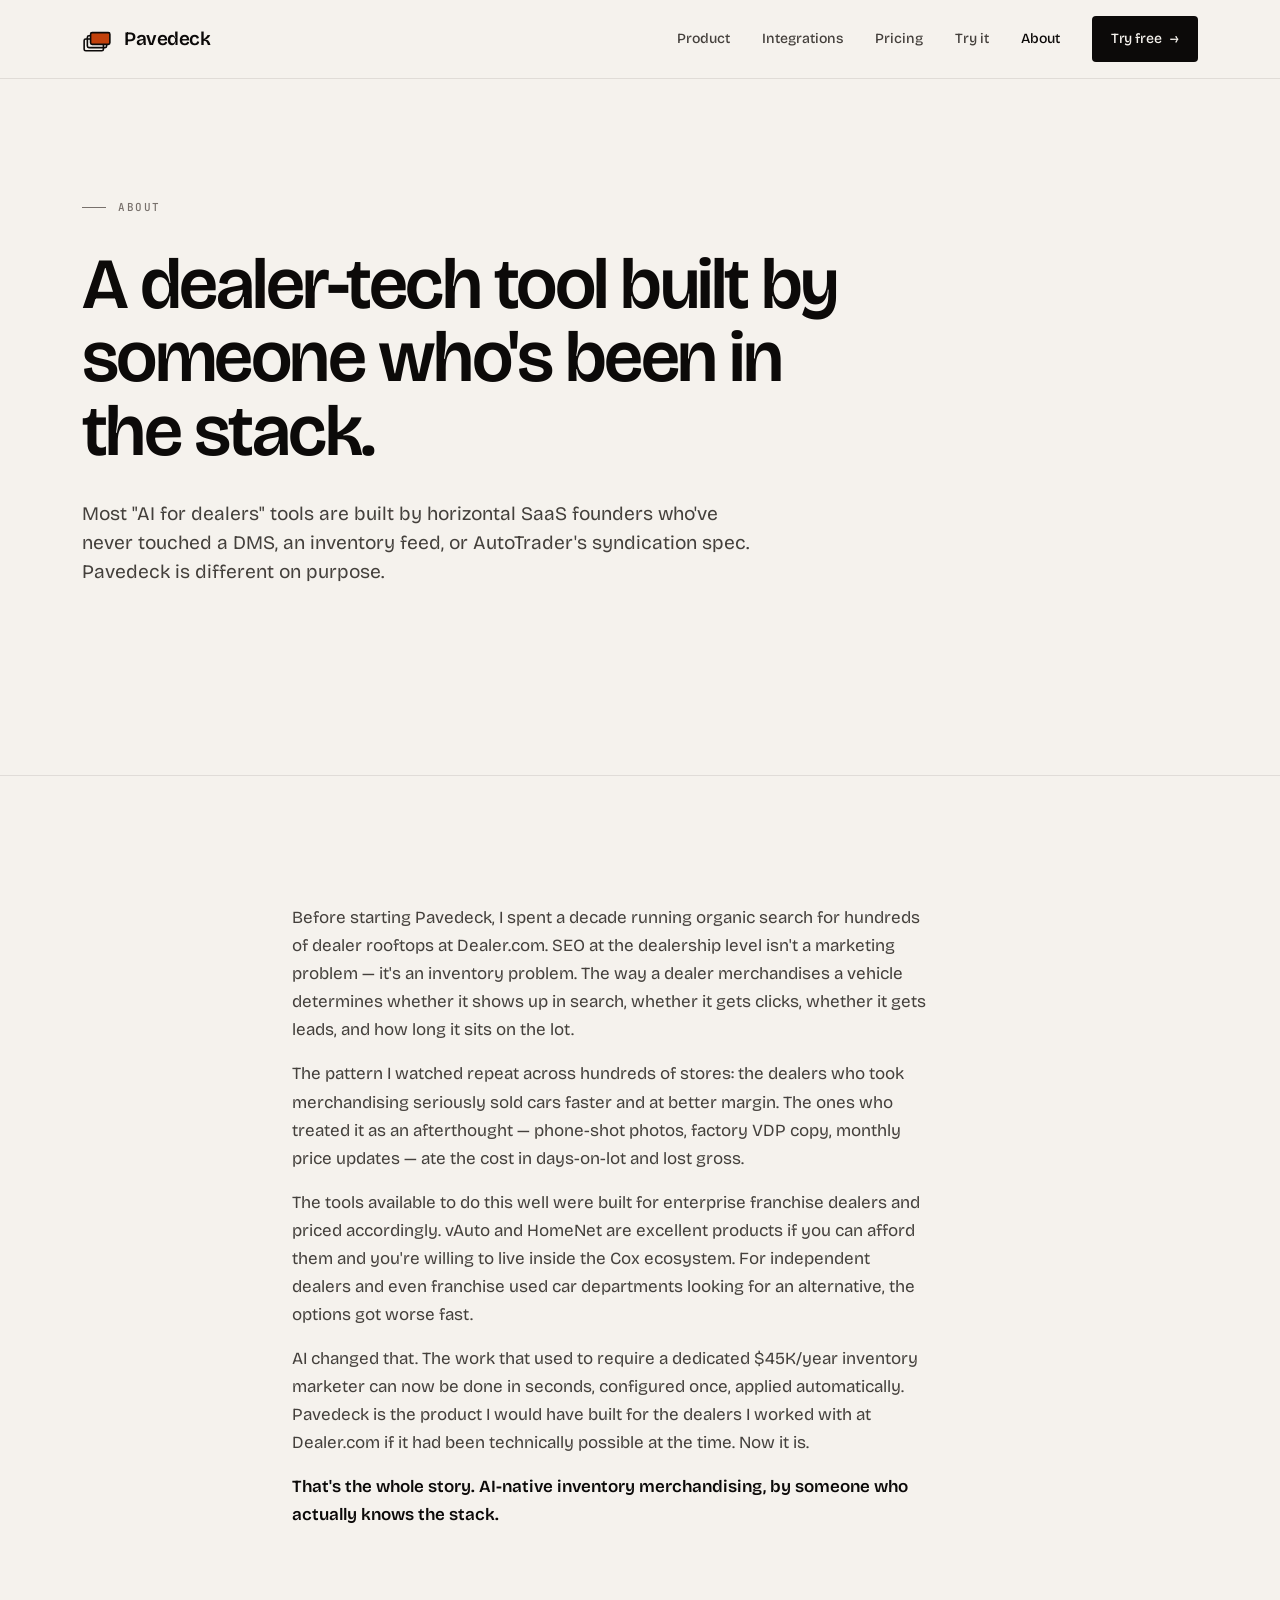
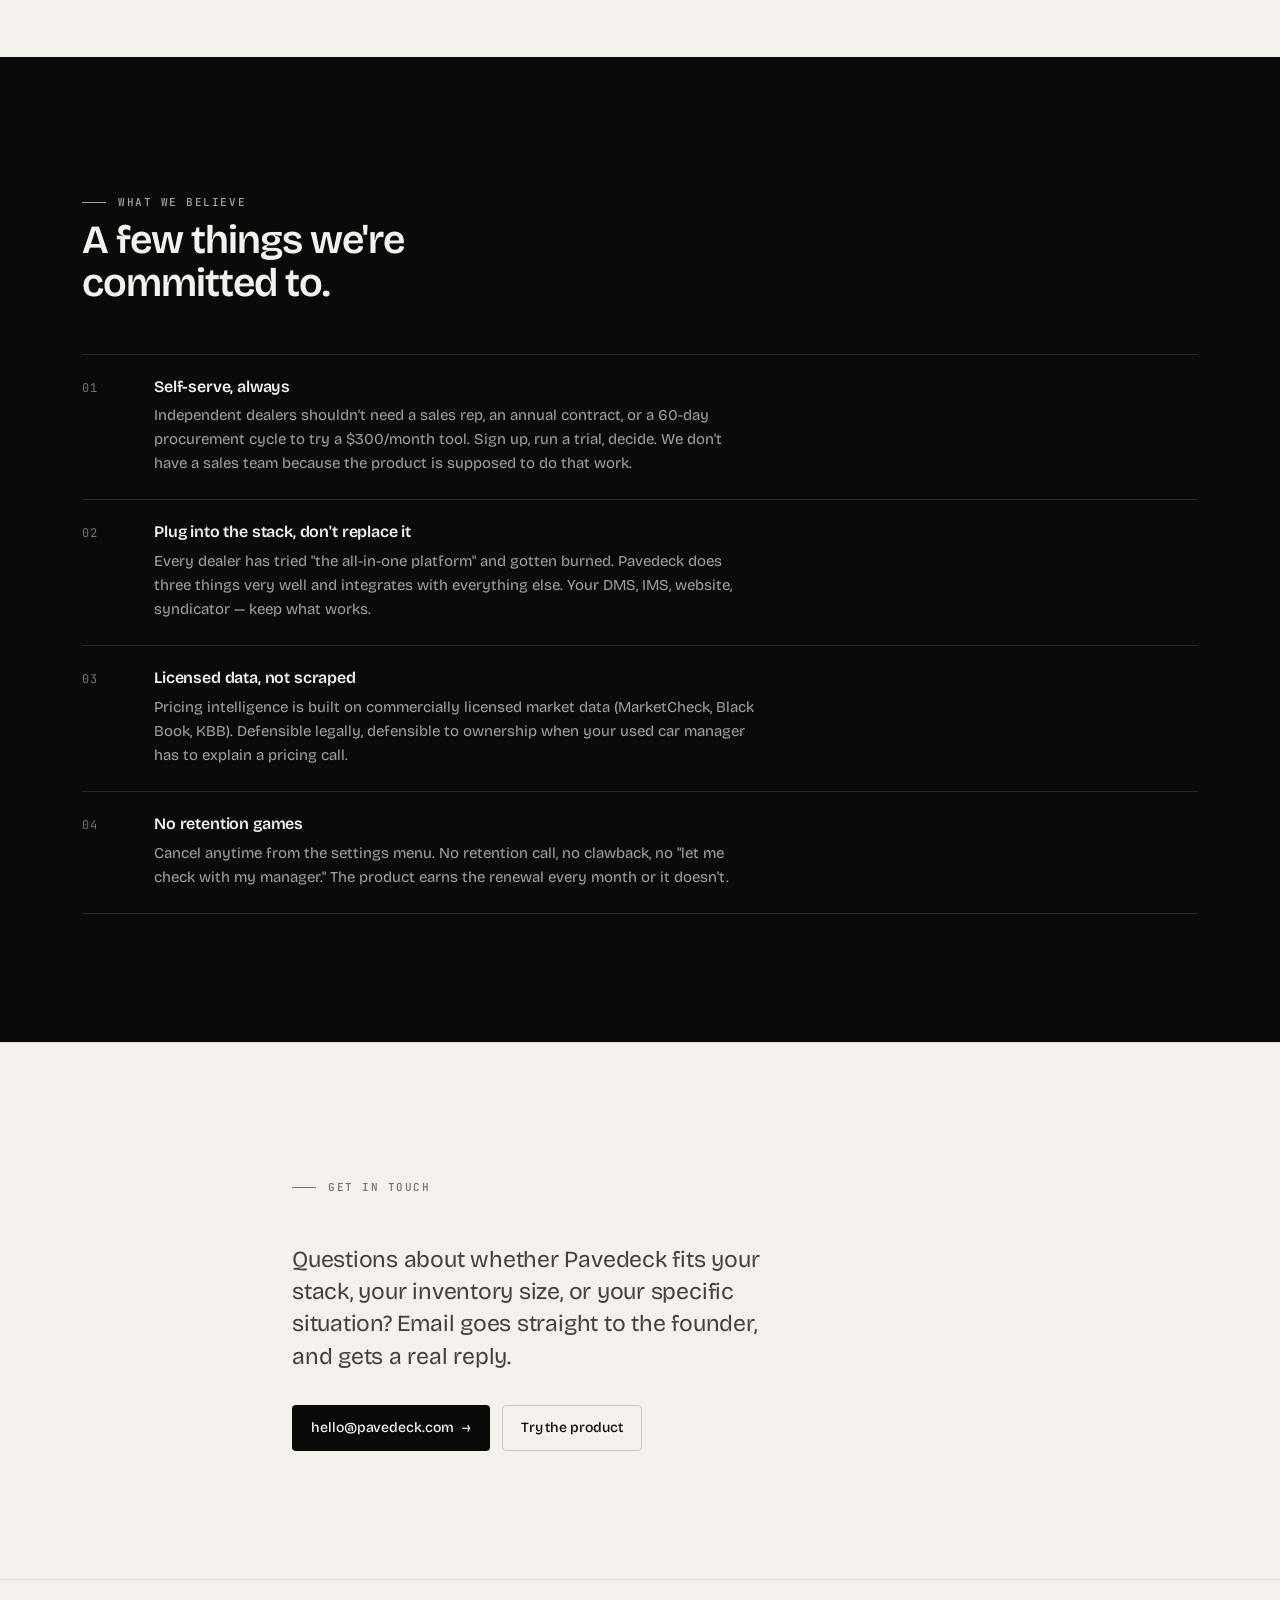
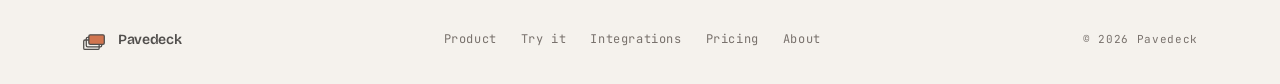
<file: pavedeck 9/about.html>
<!DOCTYPE html>
<html lang="en">
<head>
<meta charset="UTF-8">
<meta name="viewport" content="width=device-width, initial-scale=1.0">
<title>About — Pavedeck</title>
<meta name="description" content="Pavedeck is built by an operator who ran search for 200 dealers at Dealer.com. AI-native inventory merchandising, by someone who knows the dealer stack from the inside.">
<link rel="preconnect" href="https://fonts.googleapis.com">
<link rel="preconnect" href="https://fonts.gstatic.com" crossorigin>
<link rel="stylesheet" href="styles.css">
</head>
<body>

<header class="site-header">
  <div class="site-header-inner">
    <a href="index.html" class="brand">
      <svg class="mark" viewBox="0 0 28 28" aria-hidden="true">
        <rect x="2" y="14" width="18" height="11" rx="1.5" fill="none" stroke="#0C0A09" stroke-width="1.5"/>
        <rect x="5" y="11" width="18" height="11" rx="1.5" fill="none" stroke="#0C0A09" stroke-width="1.5"/>
        <rect class="top-card" x="8" y="8" width="18" height="11" rx="1.5" fill="#C2410C" stroke="#0C0A09" stroke-width="1.5"/>
      </svg>
      <span class="wordmark">Pavedeck</span>
    </a>
    <nav class="nav">
      <a href="product.html" class="nav-link">Product</a>
      <a href="integrations.html" class="nav-link">Integrations</a>
      <a href="pricing.html" class="nav-link">Pricing</a>
      <a href="app/" class="nav-link">Try it</a>
      <a href="about.html" class="nav-link active">About</a>
      <a href="app/" class="btn btn-primary">Try free <span class="arrow">→</span></a>
    </nav>
  </div>
</header>

<main>

<!-- HERO -->
<section class="hero">
  <div class="container">
    <div class="hero-eyebrow eyebrow fade-in">About</div>
    <h1 class="fade-in delay-1">A dealer-tech tool built by someone who's been in the&nbsp;stack.</h1>
    <p class="lede fade-in delay-2">Most "AI for dealers" tools are built by horizontal SaaS founders who've never touched a DMS, an inventory feed, or AutoTrader's syndication spec. Pavedeck is different on purpose.</p>
  </div>
</section>

<!-- STORY -->
<section class="section">
  <div class="container container-narrow">
    <div class="prose">
      <p>Before starting Pavedeck, I spent a decade running organic search for hundreds of dealer rooftops at Dealer.com. SEO at the dealership level isn't a marketing problem — it's an inventory problem. The way a dealer merchandises a vehicle determines whether it shows up in search, whether it gets clicks, whether it gets leads, and how long it sits on the lot.</p>
      <p>The pattern I watched repeat across hundreds of stores: the dealers who took merchandising seriously sold cars faster and at better margin. The ones who treated it as an afterthought — phone-shot photos, factory VDP copy, monthly price updates — ate the cost in days-on-lot and lost gross.</p>
      <p>The tools available to do this well were built for enterprise franchise dealers and priced accordingly. vAuto and HomeNet are excellent products if you can afford them and you're willing to live inside the Cox ecosystem. For independent dealers and even franchise used car departments looking for an alternative, the options got worse fast.</p>
      <p>AI changed that. The work that used to require a dedicated $45K/year inventory marketer can now be done in seconds, configured once, applied automatically. Pavedeck is the product I would have built for the dealers I worked with at Dealer.com if it had been technically possible at the time. Now it is.</p>
      <p><strong>That's the whole story. AI-native inventory merchandising, by someone who actually knows the stack.</strong></p>
    </div>
  </div>
</section>

<!-- WHAT WE BELIEVE -->
<section class="section section-deep">
  <div class="container">
    <div class="section-header">
      <div>
        <div class="eyebrow u-mb-4">What we believe</div>
        <h2>A few things we're committed to.</h2>
      </div>
    </div>

    <ul class="numbered u-mt-6" style="border-color: var(--line-deep);">
      <li style="border-color: var(--line-deep);">
        <div>
          <h4 style="color: var(--bg);">Self-serve, always</h4>
          <p style="color: var(--fg-faint);">Independent dealers shouldn't need a sales rep, an annual contract, or a 60-day procurement cycle to try a $300/month tool. Sign up, run a trial, decide. We don't have a sales team because the product is supposed to do that work.</p>
        </div>
      </li>
      <li style="border-color: var(--line-deep);">
        <div>
          <h4 style="color: var(--bg);">Plug into the stack, don't replace it</h4>
          <p style="color: var(--fg-faint);">Every dealer has tried "the all-in-one platform" and gotten burned. Pavedeck does three things very well and integrates with everything else. Your DMS, IMS, website, syndicator — keep what works.</p>
        </div>
      </li>
      <li style="border-color: var(--line-deep);">
        <div>
          <h4 style="color: var(--bg);">Licensed data, not scraped</h4>
          <p style="color: var(--fg-faint);">Pricing intelligence is built on commercially licensed market data (MarketCheck, Black Book, KBB). Defensible legally, defensible to ownership when your used car manager has to explain a pricing call.</p>
        </div>
      </li>
      <li style="border-color: var(--line-deep);">
        <div>
          <h4 style="color: var(--bg);">No retention games</h4>
          <p style="color: var(--fg-faint);">Cancel anytime from the settings menu. No retention call, no clawback, no "let me check with my manager." The product earns the renewal every month or it doesn't.</p>
        </div>
      </li>
    </ul>
  </div>
</section>

<!-- CONTACT -->
<section class="cta-strip">
  <div class="container container-narrow">
    <div class="eyebrow u-mb-6">Get in touch</div>
    <p class="lede-large u-mb-6">Questions about whether Pavedeck fits your stack, your inventory size, or your specific situation? Email goes straight to the founder, and gets a real reply.</p>
    <div class="cta-strip-actions">
      <a href="mailto:hello@pavedeck.com" class="btn btn-primary">hello@pavedeck.com <span class="arrow">→</span></a>
      <a href="product.html" class="btn btn-secondary">Try the product</a>
    </div>
  </div>
</section>

</main>

<footer class="site-footer">
  <div class="container">
    <div class="footer-inner">
      <div class="brand" style="opacity: 0.7;">
        <svg class="mark" viewBox="0 0 28 28" aria-hidden="true" style="width: 24px; height: 24px;">
          <rect x="2" y="14" width="18" height="11" rx="1.5" fill="none" stroke="#0C0A09" stroke-width="1.5"/>
          <rect x="5" y="11" width="18" height="11" rx="1.5" fill="none" stroke="#0C0A09" stroke-width="1.5"/>
          <rect x="8" y="8" width="18" height="11" rx="1.5" fill="#C2410C" stroke="#0C0A09" stroke-width="1.5"/>
        </svg>
        <span class="wordmark" style="font-size: 14px;">Pavedeck</span>
      </div>
      <ul class="footer-links">
        <li><a href="product.html">Product</a></li>
        <li><a href="app/">Try it</a></li>
        <li><a href="integrations.html">Integrations</a></li>
        <li><a href="pricing.html">Pricing</a></li>
        <li><a href="about.html">About</a></li>
      </ul>
      <div style="font-family: var(--font-mono); font-size: 11px; letter-spacing: 0.06em; color: var(--fg-muted);">© 2026 Pavedeck</div>
    </div>
  </div>
</footer>

</body>
</html>
</file>
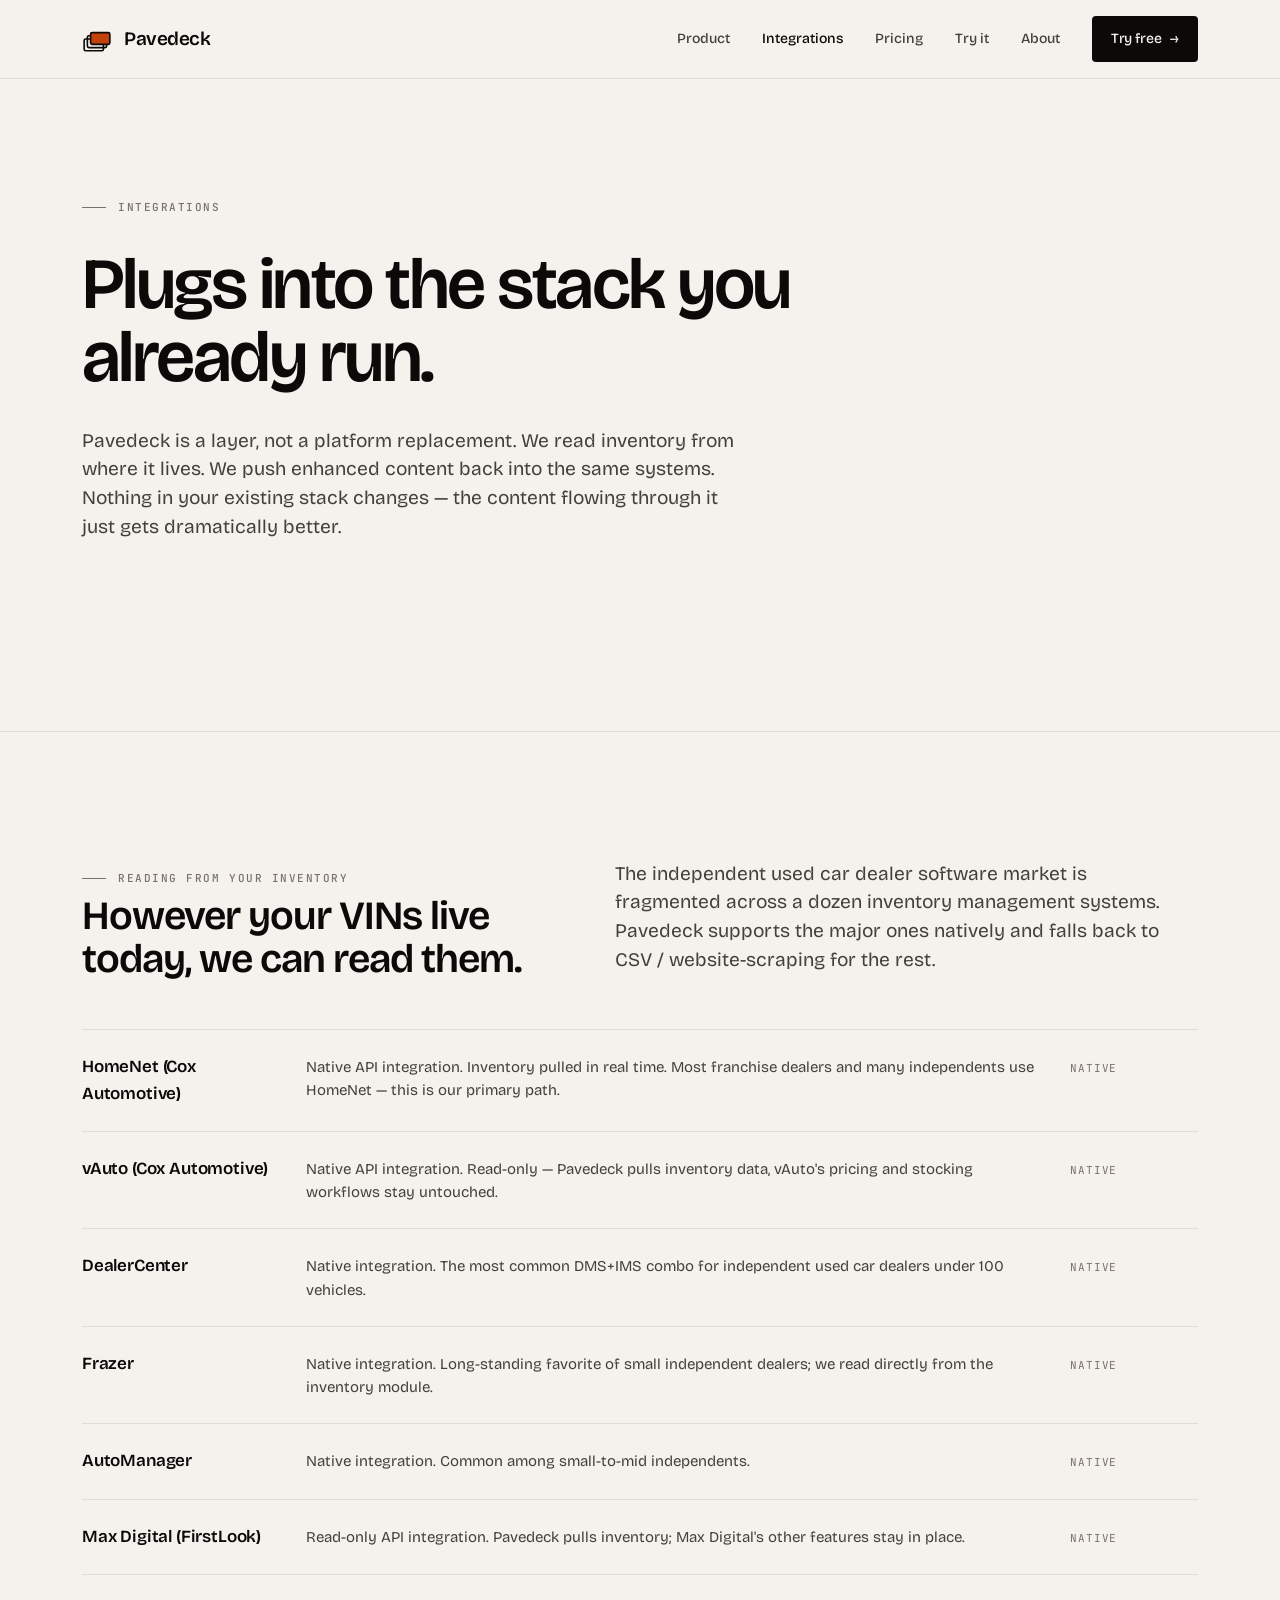
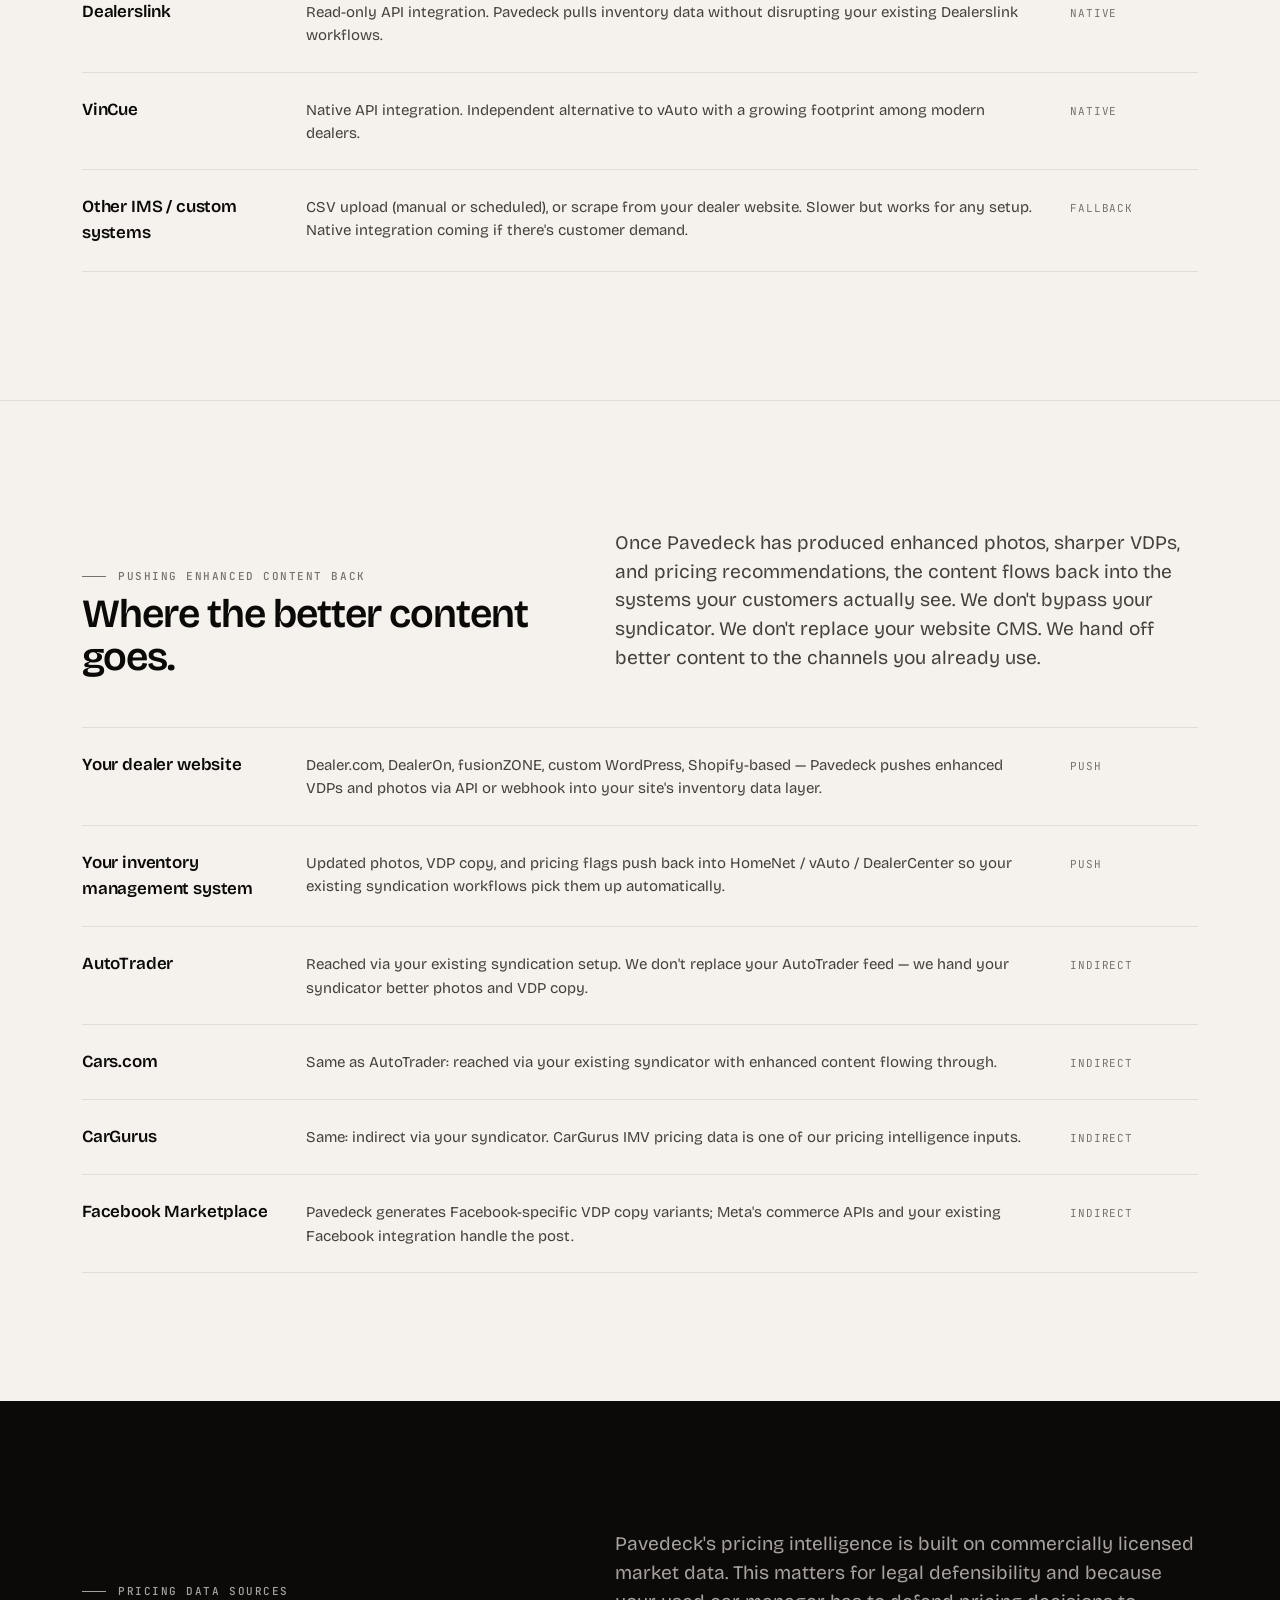
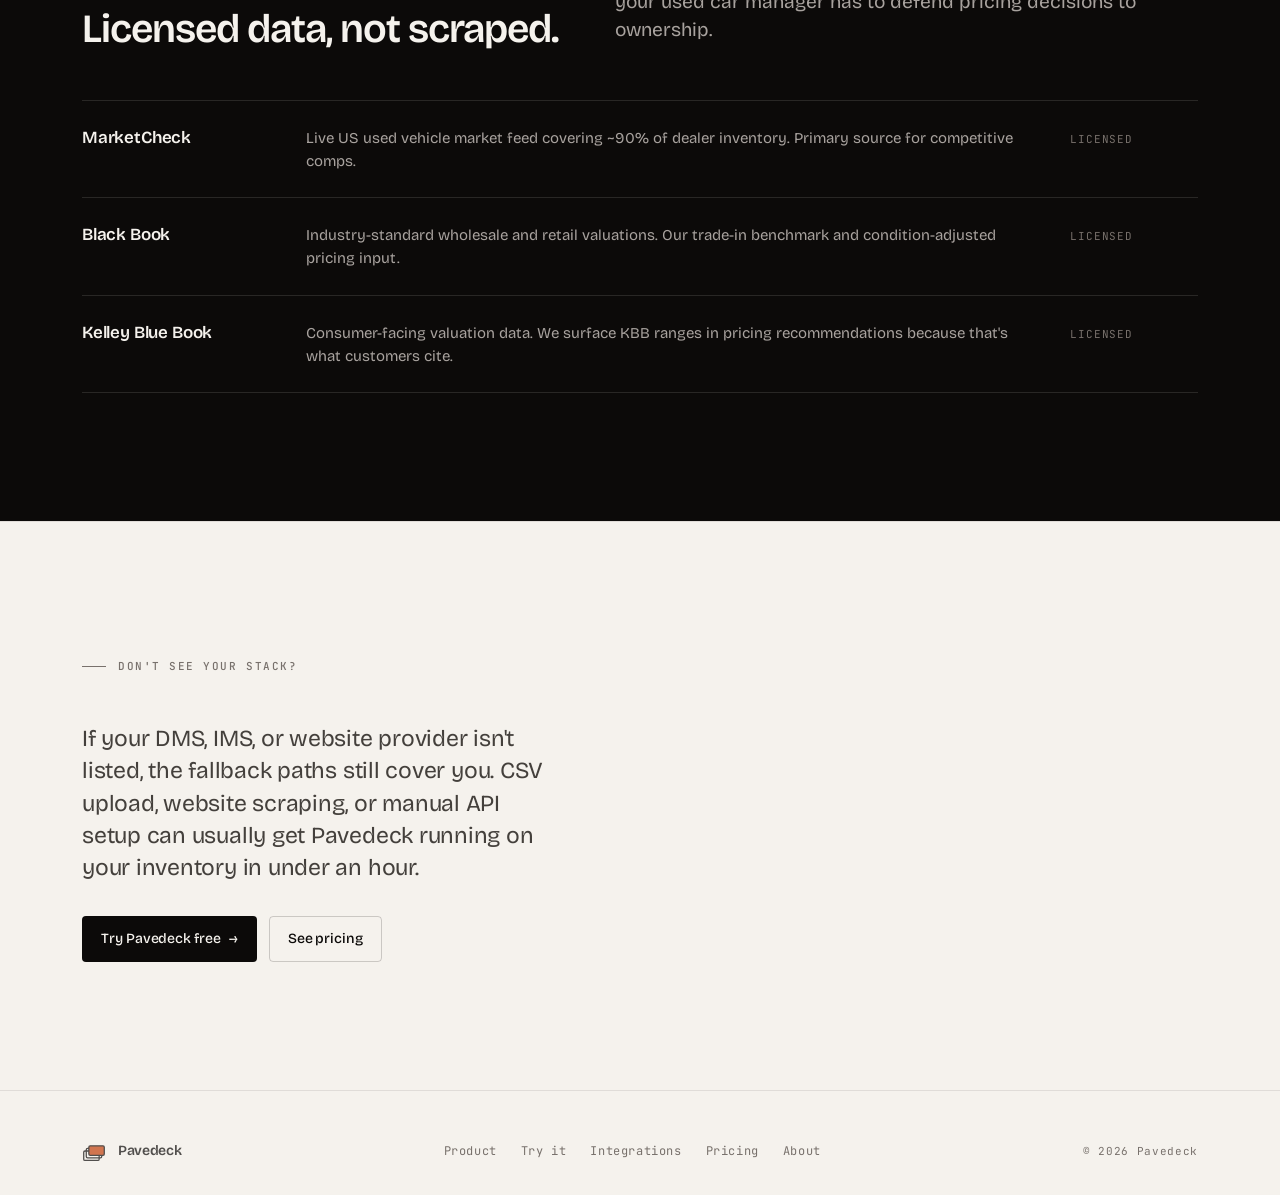
<file: pavedeck 9/integrations.html>
<!DOCTYPE html>
<html lang="en">
<head>
<meta charset="UTF-8">
<meta name="viewport" content="width=device-width, initial-scale=1.0">
<title>Integrations — Pavedeck</title>
<meta name="description" content="Pavedeck plugs into the dealer stack you already run. Inventory management, DMS, website, syndication — keep what you have, get better content flowing through it.">
<link rel="preconnect" href="https://fonts.googleapis.com">
<link rel="preconnect" href="https://fonts.gstatic.com" crossorigin>
<link rel="stylesheet" href="styles.css">
</head>
<body>

<header class="site-header">
  <div class="site-header-inner">
    <a href="index.html" class="brand">
      <svg class="mark" viewBox="0 0 28 28" aria-hidden="true">
        <rect x="2" y="14" width="18" height="11" rx="1.5" fill="none" stroke="#0C0A09" stroke-width="1.5"/>
        <rect x="5" y="11" width="18" height="11" rx="1.5" fill="none" stroke="#0C0A09" stroke-width="1.5"/>
        <rect class="top-card" x="8" y="8" width="18" height="11" rx="1.5" fill="#C2410C" stroke="#0C0A09" stroke-width="1.5"/>
      </svg>
      <span class="wordmark">Pavedeck</span>
    </a>
    <nav class="nav">
      <a href="product.html" class="nav-link">Product</a>
      <a href="integrations.html" class="nav-link active">Integrations</a>
      <a href="pricing.html" class="nav-link">Pricing</a>
      <a href="app/" class="nav-link">Try it</a>
      <a href="about.html" class="nav-link">About</a>
      <a href="app/" class="btn btn-primary">Try free <span class="arrow">→</span></a>
    </nav>
  </div>
</header>

<main>

<!-- HERO -->
<section class="hero">
  <div class="container">
    <div class="hero-eyebrow eyebrow fade-in">Integrations</div>
    <h1 class="fade-in delay-1">Plugs into the stack you already&nbsp;run.</h1>
    <p class="lede fade-in delay-2">Pavedeck is a layer, not a platform replacement. We read inventory from where it lives. We push enhanced content back into the same systems. Nothing in your existing stack changes — the content flowing through it just gets dramatically better.</p>
  </div>
</section>

<!-- INVENTORY READ -->
<section class="section">
  <div class="container">
    <div class="section-header">
      <div>
        <div class="eyebrow u-mb-4">Reading from your inventory</div>
        <h2>However your VINs live today, we can read them.</h2>
      </div>
      <p class="lede">The independent used car dealer software market is fragmented across a dozen inventory management systems. Pavedeck supports the major ones natively and falls back to CSV / website-scraping for the rest.</p>
    </div>

    <ul class="surface-list u-mt-6">
      <li>
        <div class="surface-name">HomeNet (Cox Automotive)</div>
        <div class="surface-desc">Native API integration. Inventory pulled in real time. Most franchise dealers and many independents use HomeNet — this is our primary path.</div>
        <div class="surface-meta">Native</div>
      </li>
      <li>
        <div class="surface-name">vAuto (Cox Automotive)</div>
        <div class="surface-desc">Native API integration. Read-only — Pavedeck pulls inventory data, vAuto's pricing and stocking workflows stay untouched.</div>
        <div class="surface-meta">Native</div>
      </li>
      <li>
        <div class="surface-name">DealerCenter</div>
        <div class="surface-desc">Native integration. The most common DMS+IMS combo for independent used car dealers under 100 vehicles.</div>
        <div class="surface-meta">Native</div>
      </li>
      <li>
        <div class="surface-name">Frazer</div>
        <div class="surface-desc">Native integration. Long-standing favorite of small independent dealers; we read directly from the inventory module.</div>
        <div class="surface-meta">Native</div>
      </li>
      <li>
        <div class="surface-name">AutoManager</div>
        <div class="surface-desc">Native integration. Common among small-to-mid independents.</div>
        <div class="surface-meta">Native</div>
      </li>
      <li>
        <div class="surface-name">Max Digital (FirstLook)</div>
        <div class="surface-desc">Read-only API integration. Pavedeck pulls inventory; Max Digital's other features stay in place.</div>
        <div class="surface-meta">Native</div>
      </li>
      <li>
        <div class="surface-name">Dealerslink</div>
        <div class="surface-desc">Read-only API integration. Pavedeck pulls inventory data without disrupting your existing Dealerslink workflows.</div>
        <div class="surface-meta">Native</div>
      </li>
      <li>
        <div class="surface-name">VinCue</div>
        <div class="surface-desc">Native API integration. Independent alternative to vAuto with a growing footprint among modern dealers.</div>
        <div class="surface-meta">Native</div>
      </li>
      <li>
        <div class="surface-name">Other IMS / custom systems</div>
        <div class="surface-desc">CSV upload (manual or scheduled), or scrape from your dealer website. Slower but works for any setup. Native integration coming if there's customer demand.</div>
        <div class="surface-meta">Fallback</div>
      </li>
    </ul>
  </div>
</section>

<!-- PUSHING BACK -->
<section class="section">
  <div class="container">
    <div class="section-header">
      <div>
        <div class="eyebrow u-mb-4">Pushing enhanced content back</div>
        <h2>Where the better content goes.</h2>
      </div>
      <p class="lede">Once Pavedeck has produced enhanced photos, sharper VDPs, and pricing recommendations, the content flows back into the systems your customers actually see. We don't bypass your syndicator. We don't replace your website CMS. We hand off better content to the channels you already use.</p>
    </div>

    <ul class="surface-list u-mt-6">
      <li>
        <div class="surface-name">Your dealer website</div>
        <div class="surface-desc">Dealer.com, DealerOn, fusionZONE, custom WordPress, Shopify-based — Pavedeck pushes enhanced VDPs and photos via API or webhook into your site's inventory data layer.</div>
        <div class="surface-meta">Push</div>
      </li>
      <li>
        <div class="surface-name">Your inventory management system</div>
        <div class="surface-desc">Updated photos, VDP copy, and pricing flags push back into HomeNet / vAuto / DealerCenter so your existing syndication workflows pick them up automatically.</div>
        <div class="surface-meta">Push</div>
      </li>
      <li>
        <div class="surface-name">AutoTrader</div>
        <div class="surface-desc">Reached via your existing syndication setup. We don't replace your AutoTrader feed — we hand your syndicator better photos and VDP copy.</div>
        <div class="surface-meta">Indirect</div>
      </li>
      <li>
        <div class="surface-name">Cars.com</div>
        <div class="surface-desc">Same as AutoTrader: reached via your existing syndicator with enhanced content flowing through.</div>
        <div class="surface-meta">Indirect</div>
      </li>
      <li>
        <div class="surface-name">CarGurus</div>
        <div class="surface-desc">Same: indirect via your syndicator. CarGurus IMV pricing data is one of our pricing intelligence inputs.</div>
        <div class="surface-meta">Indirect</div>
      </li>
      <li>
        <div class="surface-name">Facebook Marketplace</div>
        <div class="surface-desc">Pavedeck generates Facebook-specific VDP copy variants; Meta's commerce APIs and your existing Facebook integration handle the post.</div>
        <div class="surface-meta">Indirect</div>
      </li>
    </ul>
  </div>
</section>

<!-- DATA SOURCES -->
<section class="section section-deep">
  <div class="container">
    <div class="section-header">
      <div>
        <div class="eyebrow u-mb-4">Pricing data sources</div>
        <h2>Licensed data, not scraped.</h2>
      </div>
      <p class="lede">Pavedeck's pricing intelligence is built on commercially licensed market data. This matters for legal defensibility and because your used car manager has to defend pricing decisions to ownership.</p>
    </div>

    <ul class="surface-list u-mt-6" style="border-color: var(--line-deep);">
      <li style="border-color: var(--line-deep);">
        <div class="surface-name" style="color: var(--bg);">MarketCheck</div>
        <div class="surface-desc" style="color: var(--fg-faint);">Live US used vehicle market feed covering ~90% of dealer inventory. Primary source for competitive comps.</div>
        <div class="surface-meta">Licensed</div>
      </li>
      <li style="border-color: var(--line-deep);">
        <div class="surface-name" style="color: var(--bg);">Black Book</div>
        <div class="surface-desc" style="color: var(--fg-faint);">Industry-standard wholesale and retail valuations. Our trade-in benchmark and condition-adjusted pricing input.</div>
        <div class="surface-meta">Licensed</div>
      </li>
      <li style="border-color: var(--line-deep);">
        <div class="surface-name" style="color: var(--bg);">Kelley Blue Book</div>
        <div class="surface-desc" style="color: var(--fg-faint);">Consumer-facing valuation data. We surface KBB ranges in pricing recommendations because that's what customers cite.</div>
        <div class="surface-meta">Licensed</div>
      </li>
    </ul>
  </div>
</section>

<!-- CTA -->
<section class="cta-strip">
  <div class="container">
    <div class="eyebrow u-mb-6">Don't see your stack?</div>
    <p class="lede-large u-mb-6">If your DMS, IMS, or website provider isn't listed, the fallback paths still cover you. CSV upload, website scraping, or manual API setup can usually get Pavedeck running on your inventory in under an hour.</p>
    <div class="cta-strip-actions">
      <a href="app/" class="btn btn-primary">Try Pavedeck free <span class="arrow">→</span></a>
      <a href="pricing.html" class="btn btn-secondary">See pricing</a>
    </div>
  </div>
</section>

</main>

<footer class="site-footer">
  <div class="container">
    <div class="footer-inner">
      <div class="brand" style="opacity: 0.7;">
        <svg class="mark" viewBox="0 0 28 28" aria-hidden="true" style="width: 24px; height: 24px;">
          <rect x="2" y="14" width="18" height="11" rx="1.5" fill="none" stroke="#0C0A09" stroke-width="1.5"/>
          <rect x="5" y="11" width="18" height="11" rx="1.5" fill="none" stroke="#0C0A09" stroke-width="1.5"/>
          <rect x="8" y="8" width="18" height="11" rx="1.5" fill="#C2410C" stroke="#0C0A09" stroke-width="1.5"/>
        </svg>
        <span class="wordmark" style="font-size: 14px;">Pavedeck</span>
      </div>
      <ul class="footer-links">
        <li><a href="product.html">Product</a></li>
        <li><a href="app/">Try it</a></li>
        <li><a href="integrations.html">Integrations</a></li>
        <li><a href="pricing.html">Pricing</a></li>
        <li><a href="about.html">About</a></li>
      </ul>
      <div style="font-family: var(--font-mono); font-size: 11px; letter-spacing: 0.06em; color: var(--fg-muted);">© 2026 Pavedeck</div>
    </div>
  </div>
</footer>

</body>
</html>
</file>
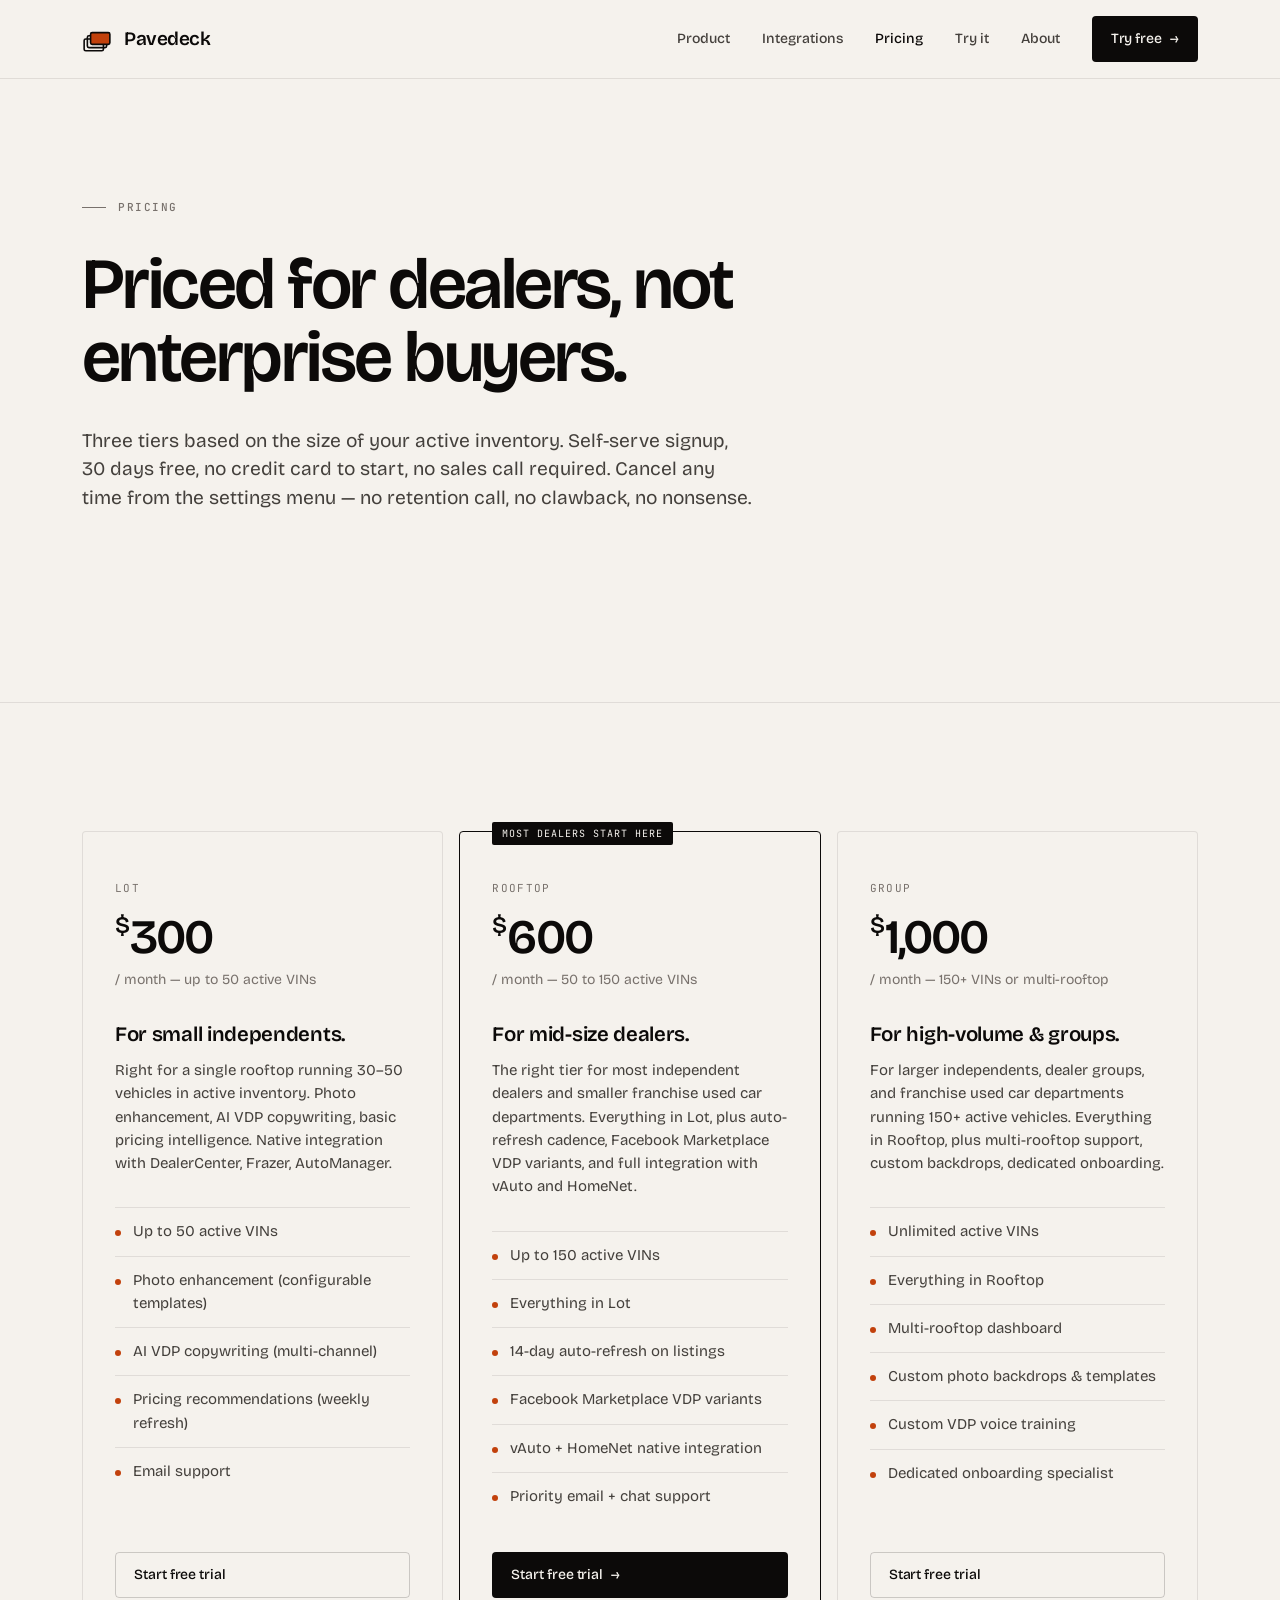
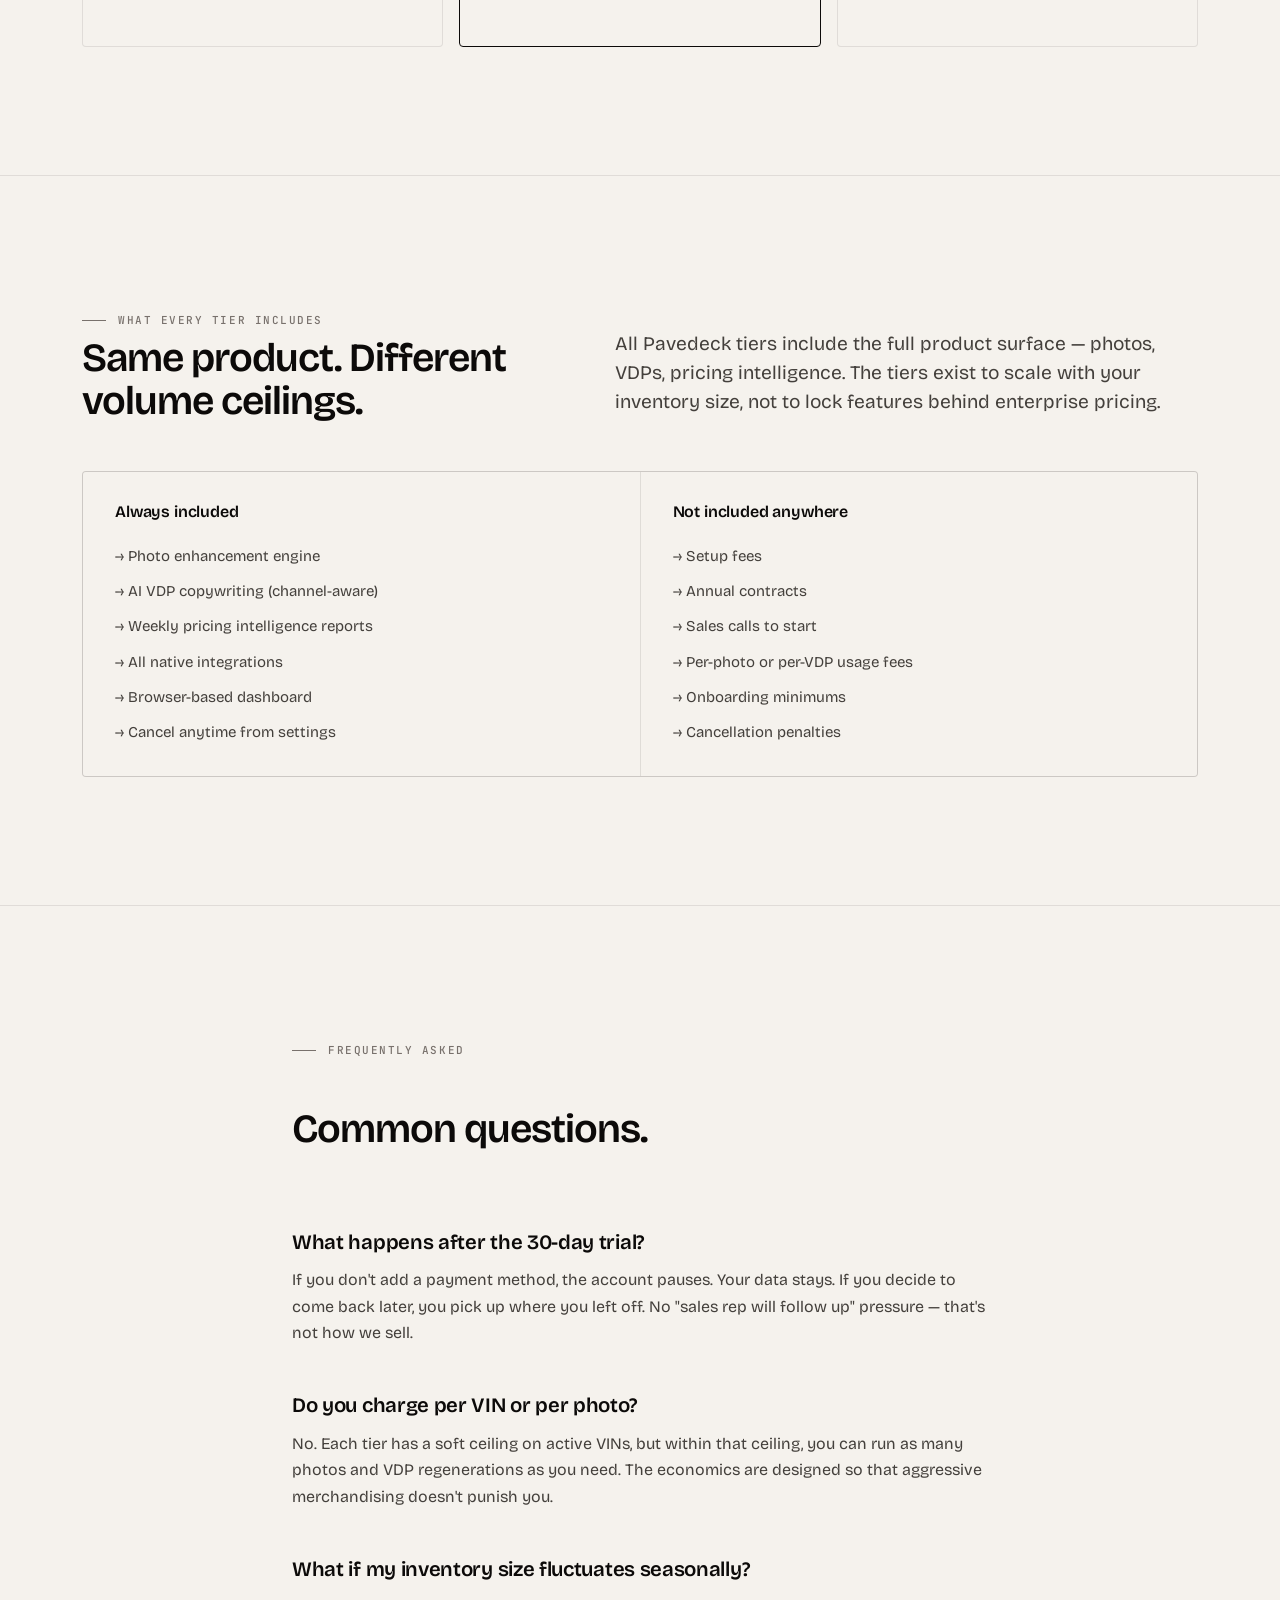
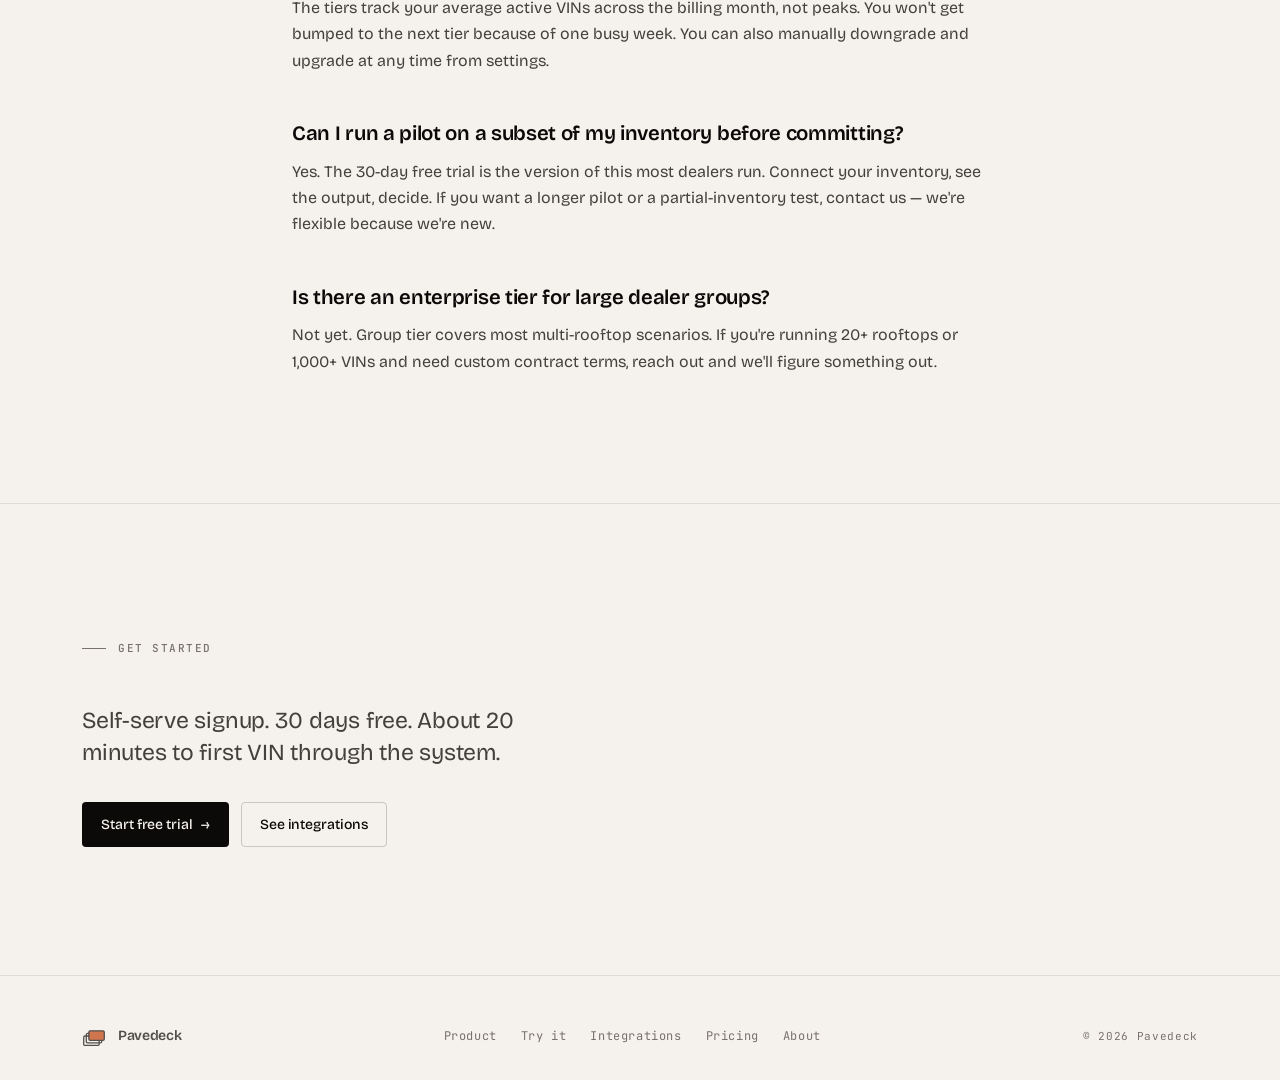
<file: pavedeck 9/pricing.html>
<!DOCTYPE html>
<html lang="en">
<head>
<meta charset="UTF-8">
<meta name="viewport" content="width=device-width, initial-scale=1.0">
<title>Pricing — Pavedeck</title>
<meta name="description" content="Three tiers based on your inventory size. Self-serve setup, 30 days free, no sales call required. Pricing built for independent dealers who don't have enterprise budgets.">
<link rel="preconnect" href="https://fonts.googleapis.com">
<link rel="preconnect" href="https://fonts.gstatic.com" crossorigin>
<link rel="stylesheet" href="styles.css">
</head>
<body>

<header class="site-header">
  <div class="site-header-inner">
    <a href="index.html" class="brand">
      <svg class="mark" viewBox="0 0 28 28" aria-hidden="true">
        <rect x="2" y="14" width="18" height="11" rx="1.5" fill="none" stroke="#0C0A09" stroke-width="1.5"/>
        <rect x="5" y="11" width="18" height="11" rx="1.5" fill="none" stroke="#0C0A09" stroke-width="1.5"/>
        <rect class="top-card" x="8" y="8" width="18" height="11" rx="1.5" fill="#C2410C" stroke="#0C0A09" stroke-width="1.5"/>
      </svg>
      <span class="wordmark">Pavedeck</span>
    </a>
    <nav class="nav">
      <a href="product.html" class="nav-link">Product</a>
      <a href="integrations.html" class="nav-link">Integrations</a>
      <a href="pricing.html" class="nav-link active">Pricing</a>
      <a href="app/" class="nav-link">Try it</a>
      <a href="about.html" class="nav-link">About</a>
      <a href="app/" class="btn btn-primary">Try free <span class="arrow">→</span></a>
    </nav>
  </div>
</header>

<main>

<!-- HERO -->
<section class="hero">
  <div class="container">
    <div class="hero-eyebrow eyebrow fade-in">Pricing</div>
    <h1 class="fade-in delay-1">Priced for dealers, not enterprise&nbsp;buyers.</h1>
    <p class="lede fade-in delay-2">Three tiers based on the size of your active inventory. Self-serve signup, 30 days free, no credit card to start, no sales call required. Cancel any time from the settings menu — no retention call, no clawback, no nonsense.</p>
  </div>
</section>

<!-- TIERS -->
<section class="section">
  <div class="container">
    <div class="pricing-grid">

      <div class="tier">
        <div class="label">Lot</div>
        <div class="price"><span class="currency">$</span>300</div>
        <div class="price-meta">/ month — up to 50 active VINs</div>
        <h3>For small independents.</h3>
        <p class="desc">Right for a single rooftop running 30–50 vehicles in active inventory. Photo enhancement, AI VDP copywriting, basic pricing intelligence. Native integration with DealerCenter, Frazer, AutoManager.</p>
        <ul>
          <li>Up to 50 active VINs</li>
          <li>Photo enhancement (configurable templates)</li>
          <li>AI VDP copywriting (multi-channel)</li>
          <li>Pricing recommendations (weekly refresh)</li>
          <li>Email support</li>
        </ul>
        <a href="app/" class="btn btn-secondary">Start free trial</a>
      </div>

      <div class="tier tier-featured">
        <div class="label">Rooftop</div>
        <div class="price"><span class="currency">$</span>600</div>
        <div class="price-meta">/ month — 50 to 150 active VINs</div>
        <h3>For mid-size dealers.</h3>
        <p class="desc">The right tier for most independent dealers and smaller franchise used car departments. Everything in Lot, plus auto-refresh cadence, Facebook Marketplace VDP variants, and full integration with vAuto and HomeNet.</p>
        <ul>
          <li>Up to 150 active VINs</li>
          <li>Everything in Lot</li>
          <li>14-day auto-refresh on listings</li>
          <li>Facebook Marketplace VDP variants</li>
          <li>vAuto + HomeNet native integration</li>
          <li>Priority email + chat support</li>
        </ul>
        <a href="app/" class="btn btn-primary">Start free trial <span class="arrow">→</span></a>
      </div>

      <div class="tier">
        <div class="label">Group</div>
        <div class="price"><span class="currency">$</span>1,000</div>
        <div class="price-meta">/ month — 150+ VINs or multi-rooftop</div>
        <h3>For high-volume &amp; groups.</h3>
        <p class="desc">For larger independents, dealer groups, and franchise used car departments running 150+ active vehicles. Everything in Rooftop, plus multi-rooftop support, custom backdrops, dedicated onboarding.</p>
        <ul>
          <li>Unlimited active VINs</li>
          <li>Everything in Rooftop</li>
          <li>Multi-rooftop dashboard</li>
          <li>Custom photo backdrops &amp; templates</li>
          <li>Custom VDP voice training</li>
          <li>Dedicated onboarding specialist</li>
        </ul>
        <a href="app/" class="btn btn-secondary">Start free trial</a>
      </div>

    </div>
  </div>
</section>

<!-- WHAT'S INCLUDED -->
<section class="section">
  <div class="container">
    <div class="section-header">
      <div>
        <div class="eyebrow u-mb-4">What every tier includes</div>
        <h2>Same product. Different volume ceilings.</h2>
      </div>
      <p class="lede">All Pavedeck tiers include the full product surface — photos, VDPs, pricing intelligence. The tiers exist to scale with your inventory size, not to lock features behind enterprise pricing.</p>
    </div>

    <div class="grid-bordered cols-2 u-mt-6">
      <div class="cell">
        <h4 class="u-mb-4">Always included</h4>
        <ul style="display: flex; flex-direction: column; gap: var(--s-3);">
          <li style="font-size: 0.9375rem; color: var(--fg-soft);">→ Photo enhancement engine</li>
          <li style="font-size: 0.9375rem; color: var(--fg-soft);">→ AI VDP copywriting (channel-aware)</li>
          <li style="font-size: 0.9375rem; color: var(--fg-soft);">→ Weekly pricing intelligence reports</li>
          <li style="font-size: 0.9375rem; color: var(--fg-soft);">→ All native integrations</li>
          <li style="font-size: 0.9375rem; color: var(--fg-soft);">→ Browser-based dashboard</li>
          <li style="font-size: 0.9375rem; color: var(--fg-soft);">→ Cancel anytime from settings</li>
        </ul>
      </div>
      <div class="cell">
        <h4 class="u-mb-4">Not included anywhere</h4>
        <ul style="display: flex; flex-direction: column; gap: var(--s-3);">
          <li style="font-size: 0.9375rem; color: var(--fg-soft);">→ Setup fees</li>
          <li style="font-size: 0.9375rem; color: var(--fg-soft);">→ Annual contracts</li>
          <li style="font-size: 0.9375rem; color: var(--fg-soft);">→ Sales calls to start</li>
          <li style="font-size: 0.9375rem; color: var(--fg-soft);">→ Per-photo or per-VDP usage fees</li>
          <li style="font-size: 0.9375rem; color: var(--fg-soft);">→ Onboarding minimums</li>
          <li style="font-size: 0.9375rem; color: var(--fg-soft);">→ Cancellation penalties</li>
        </ul>
      </div>
    </div>
  </div>
</section>

<!-- FAQ -->
<section class="section">
  <div class="container container-narrow">
    <div class="eyebrow u-mb-6">Frequently asked</div>
    <h2 class="u-mb-8">Common questions.</h2>

    <div style="display: flex; flex-direction: column; gap: var(--s-7);">
      <div>
        <h3 class="u-mb-3">What happens after the 30-day trial?</h3>
        <p style="color: var(--fg-soft); line-height: 1.65;">If you don't add a payment method, the account pauses. Your data stays. If you decide to come back later, you pick up where you left off. No "sales rep will follow up" pressure — that's not how we sell.</p>
      </div>
      <div>
        <h3 class="u-mb-3">Do you charge per VIN or per photo?</h3>
        <p style="color: var(--fg-soft); line-height: 1.65;">No. Each tier has a soft ceiling on active VINs, but within that ceiling, you can run as many photos and VDP regenerations as you need. The economics are designed so that aggressive merchandising doesn't punish you.</p>
      </div>
      <div>
        <h3 class="u-mb-3">What if my inventory size fluctuates seasonally?</h3>
        <p style="color: var(--fg-soft); line-height: 1.65;">The tiers track your average active VINs across the billing month, not peaks. You won't get bumped to the next tier because of one busy week. You can also manually downgrade and upgrade at any time from settings.</p>
      </div>
      <div>
        <h3 class="u-mb-3">Can I run a pilot on a subset of my inventory before committing?</h3>
        <p style="color: var(--fg-soft); line-height: 1.65;">Yes. The 30-day free trial is the version of this most dealers run. Connect your inventory, see the output, decide. If you want a longer pilot or a partial-inventory test, contact us — we're flexible because we're new.</p>
      </div>
      <div>
        <h3 class="u-mb-3">Is there an enterprise tier for large dealer groups?</h3>
        <p style="color: var(--fg-soft); line-height: 1.65;">Not yet. Group tier covers most multi-rooftop scenarios. If you're running 20+ rooftops or 1,000+ VINs and need custom contract terms, reach out and we'll figure something out.</p>
      </div>
    </div>
  </div>
</section>

<!-- CTA -->
<section class="cta-strip">
  <div class="container">
    <div class="eyebrow u-mb-6">Get started</div>
    <p class="lede-large u-mb-6">Self-serve signup. 30 days free. About 20 minutes to first VIN through the system.</p>
    <div class="cta-strip-actions">
      <a href="app/" class="btn btn-primary">Start free trial <span class="arrow">→</span></a>
      <a href="integrations.html" class="btn btn-secondary">See integrations</a>
    </div>
  </div>
</section>

</main>

<footer class="site-footer">
  <div class="container">
    <div class="footer-inner">
      <div class="brand" style="opacity: 0.7;">
        <svg class="mark" viewBox="0 0 28 28" aria-hidden="true" style="width: 24px; height: 24px;">
          <rect x="2" y="14" width="18" height="11" rx="1.5" fill="none" stroke="#0C0A09" stroke-width="1.5"/>
          <rect x="5" y="11" width="18" height="11" rx="1.5" fill="none" stroke="#0C0A09" stroke-width="1.5"/>
          <rect x="8" y="8" width="18" height="11" rx="1.5" fill="#C2410C" stroke="#0C0A09" stroke-width="1.5"/>
        </svg>
        <span class="wordmark" style="font-size: 14px;">Pavedeck</span>
      </div>
      <ul class="footer-links">
        <li><a href="product.html">Product</a></li>
        <li><a href="app/">Try it</a></li>
        <li><a href="integrations.html">Integrations</a></li>
        <li><a href="pricing.html">Pricing</a></li>
        <li><a href="about.html">About</a></li>
      </ul>
      <div style="font-family: var(--font-mono); font-size: 11px; letter-spacing: 0.06em; color: var(--fg-muted);">© 2026 Pavedeck</div>
    </div>
  </div>
</footer>

</body>
</html>
</file>
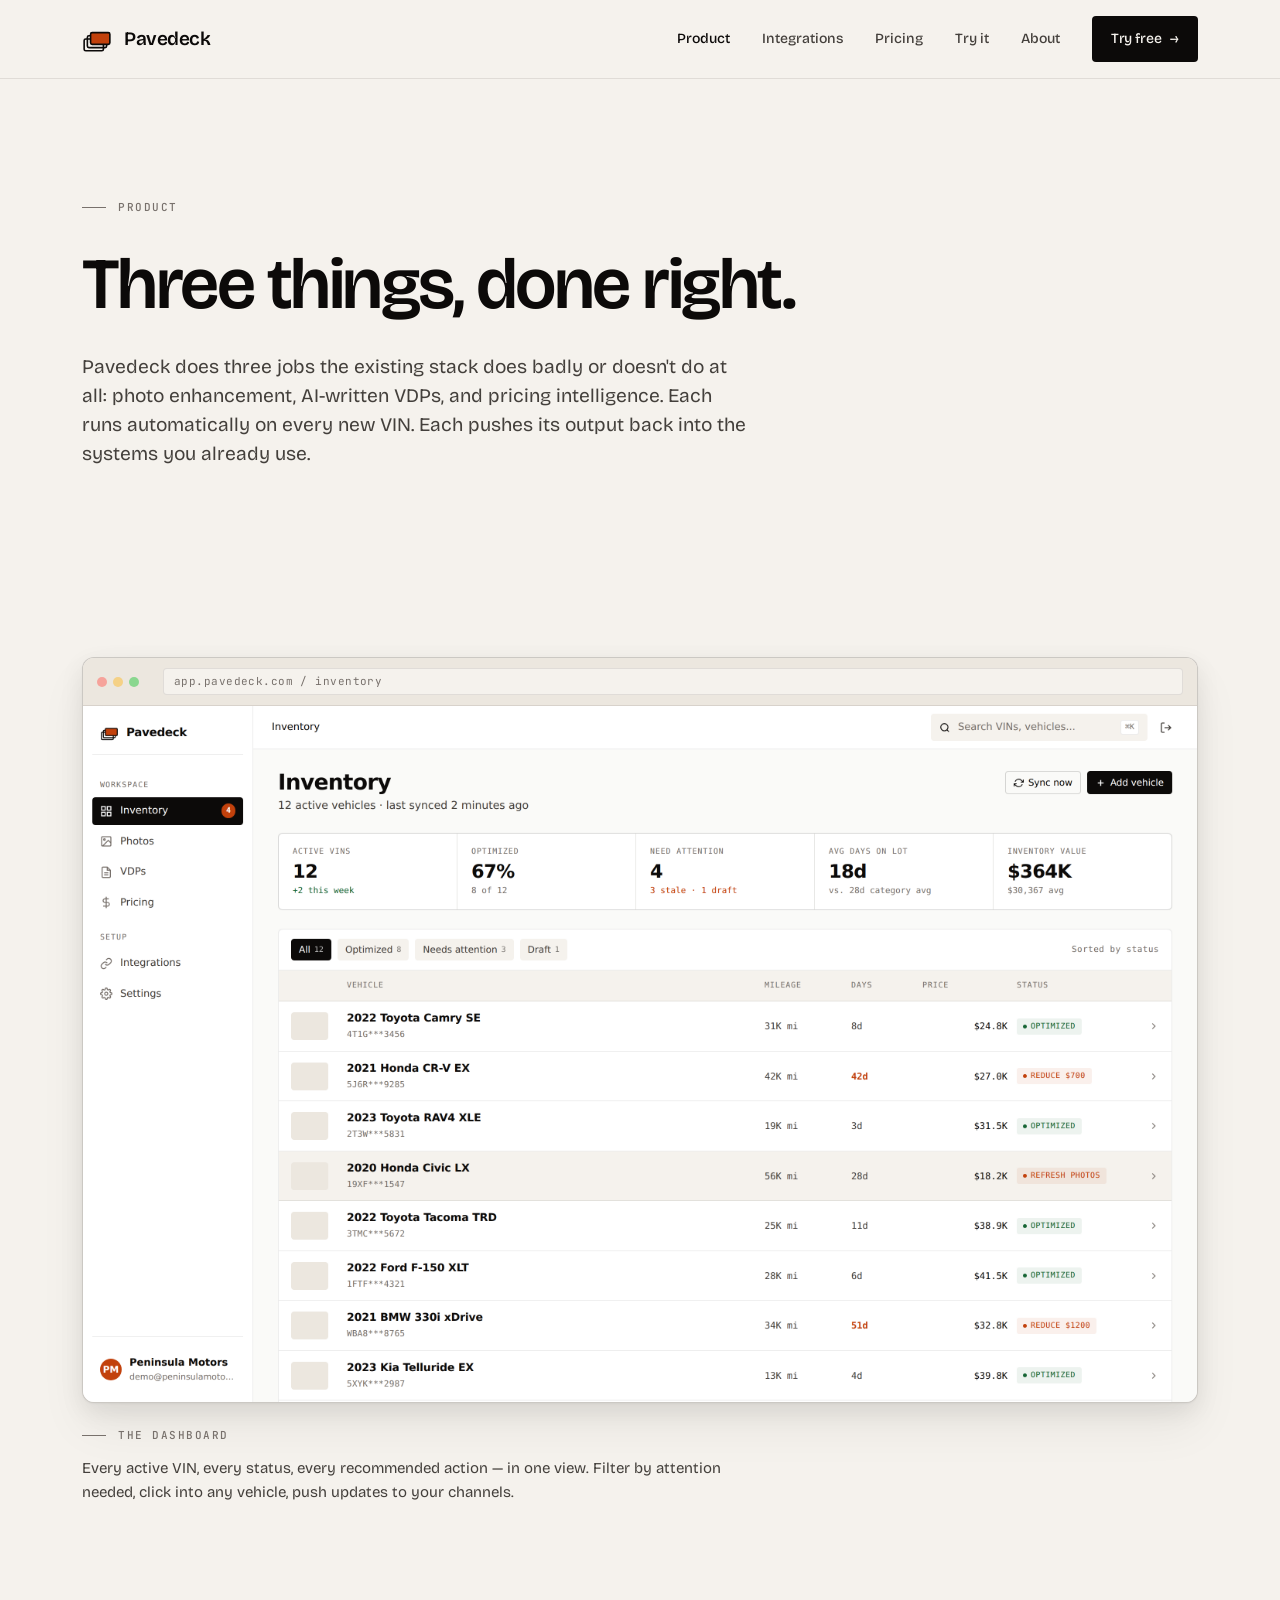
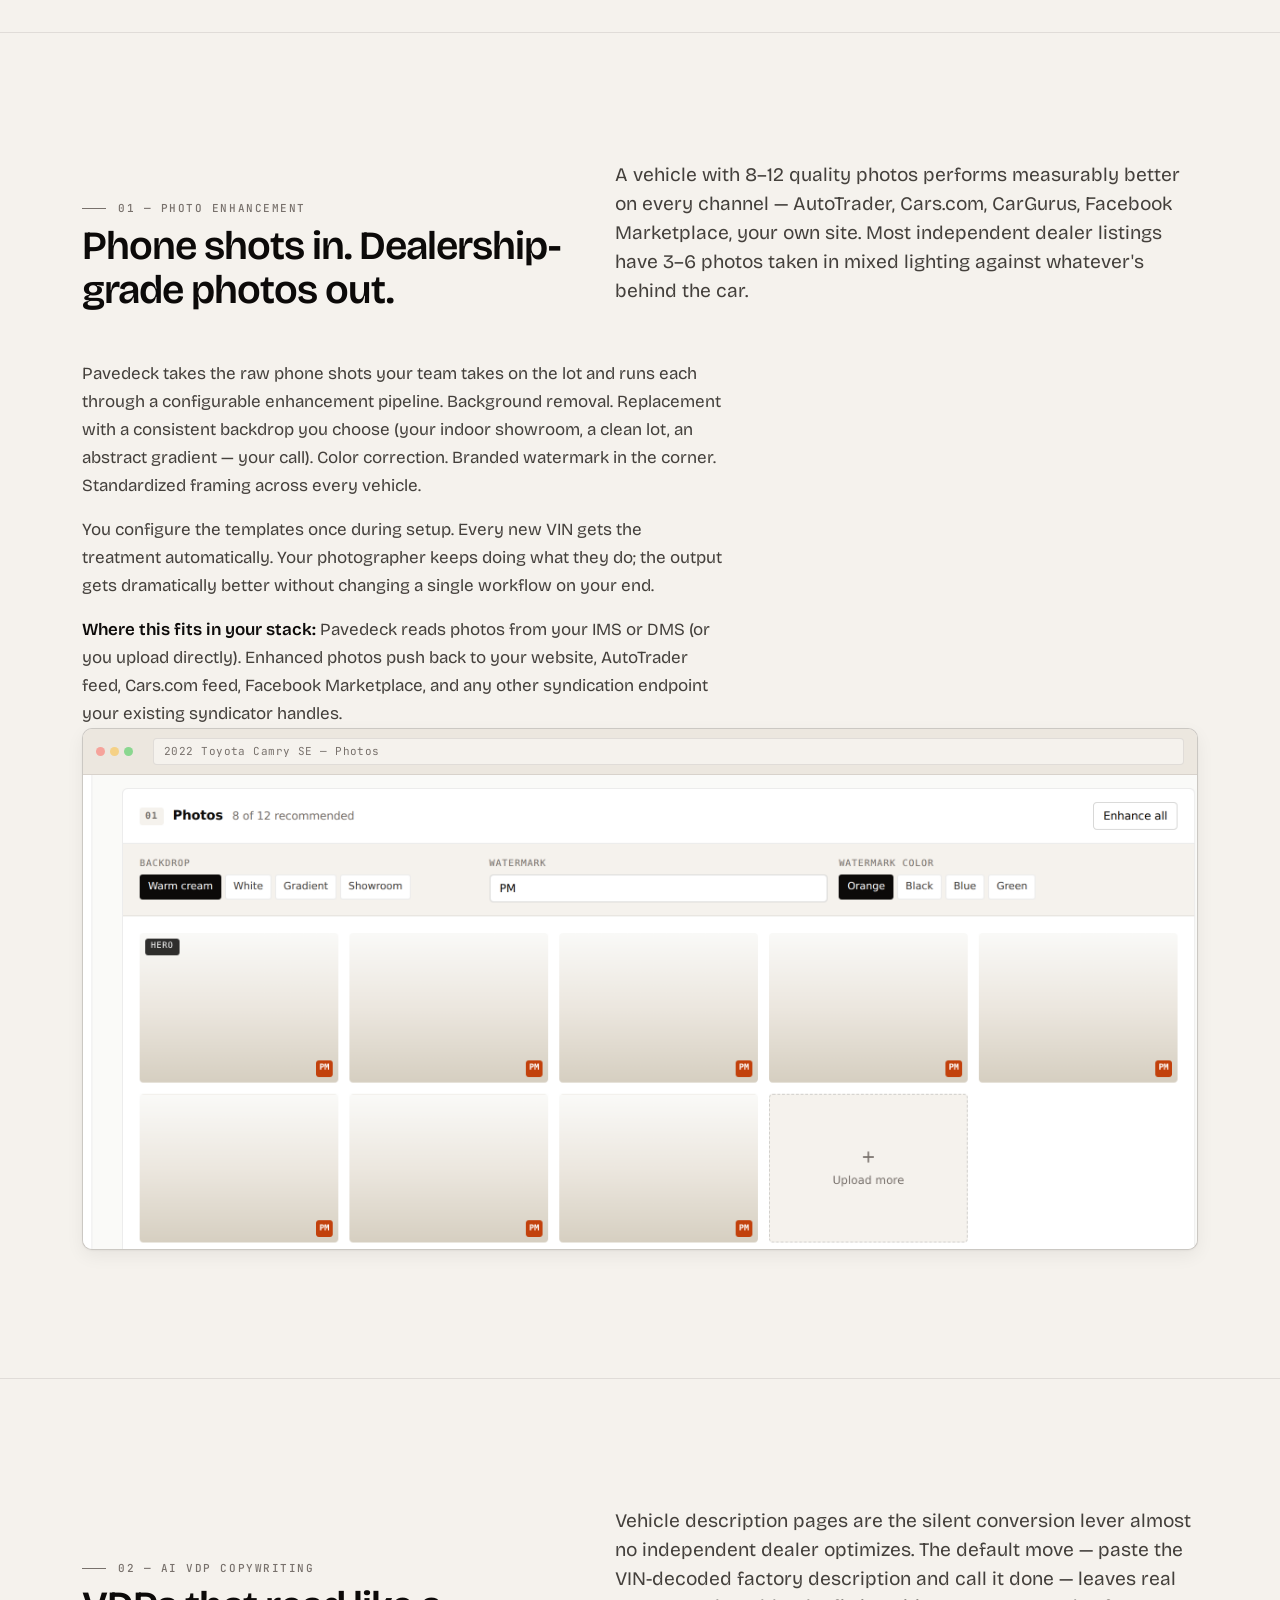
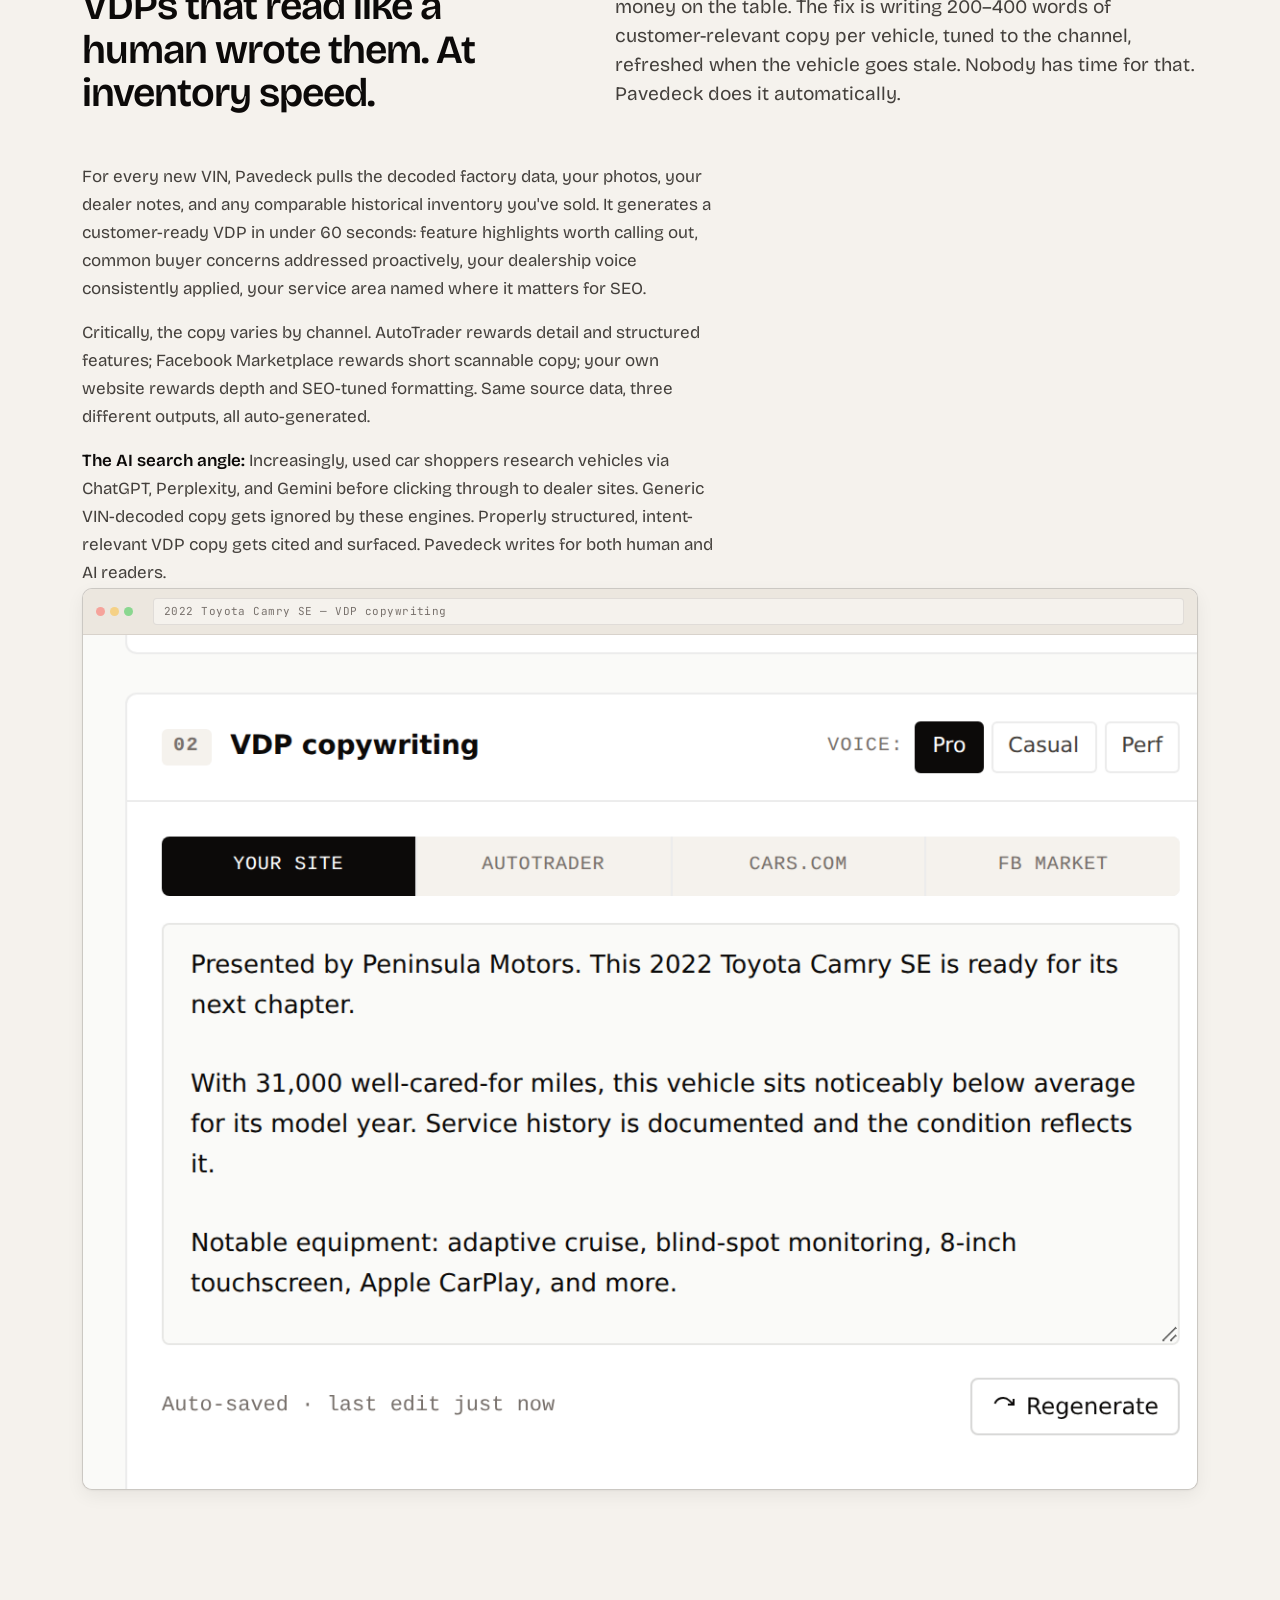
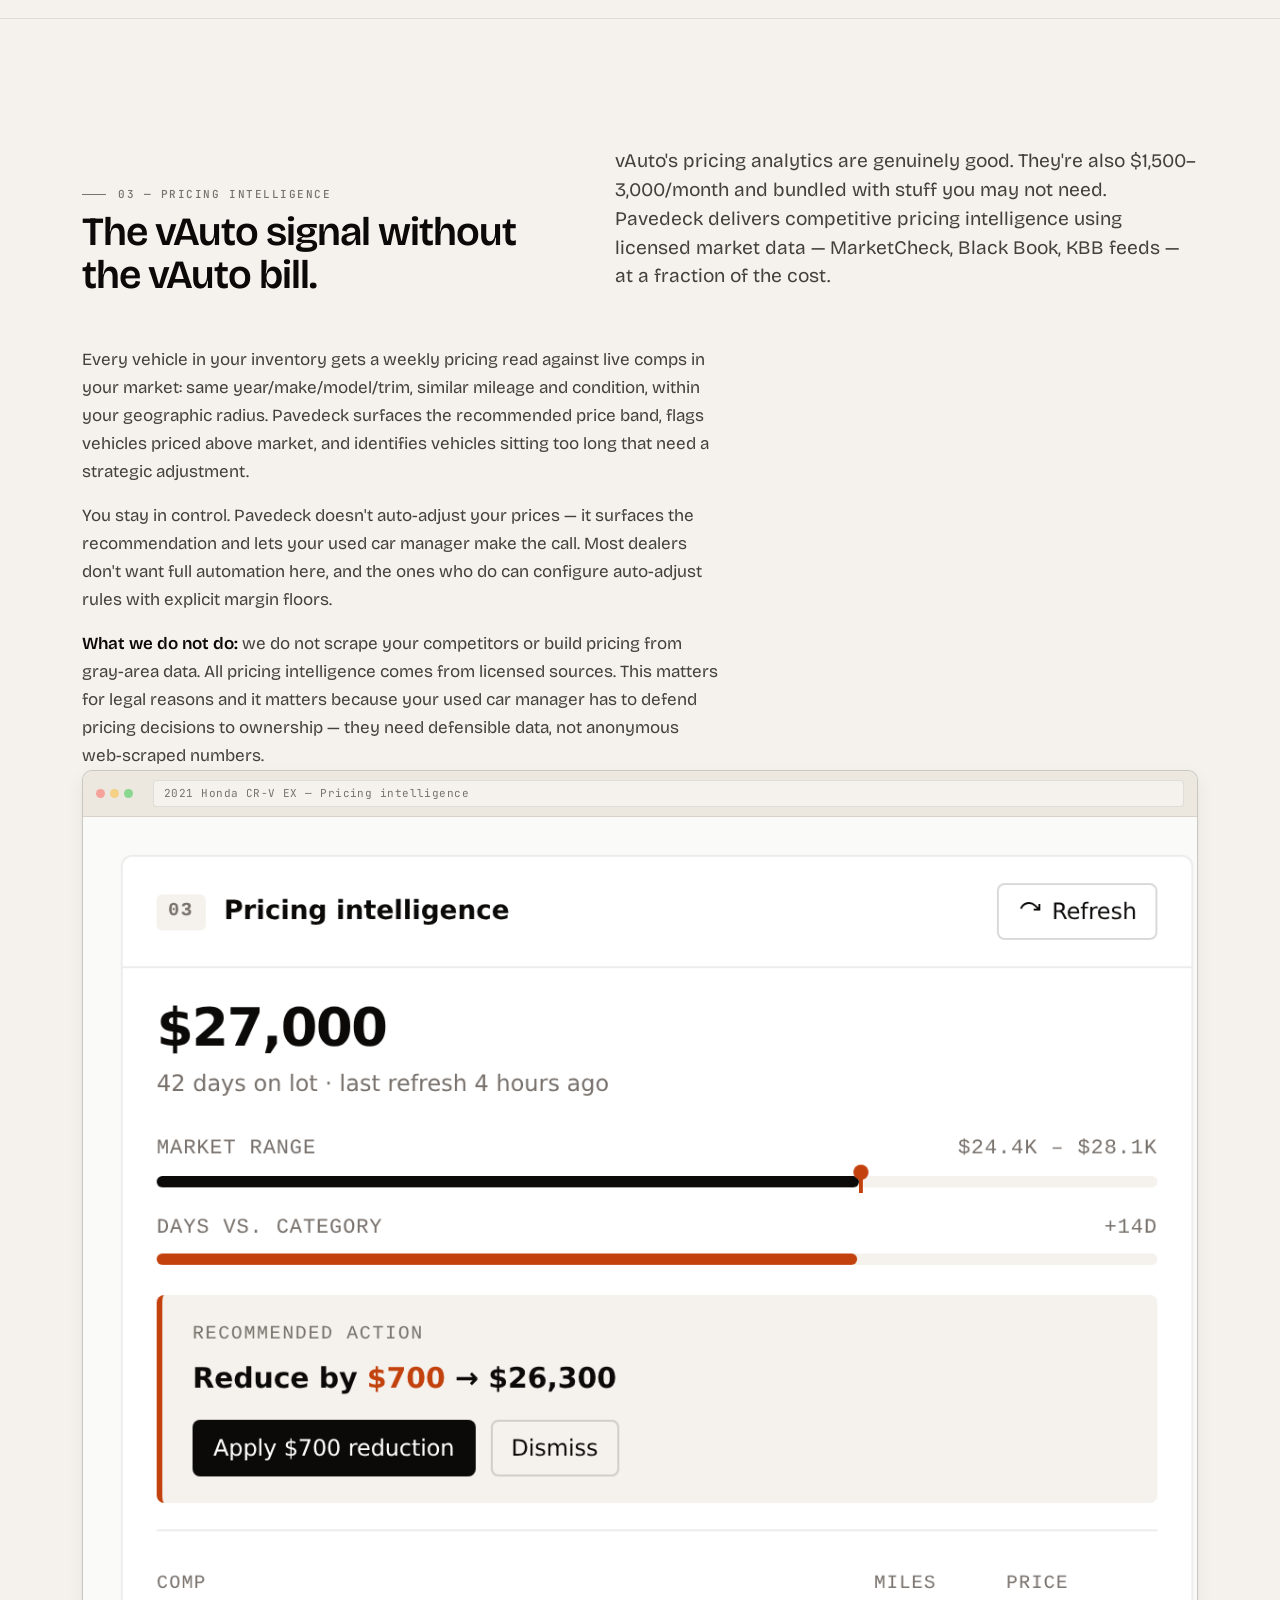
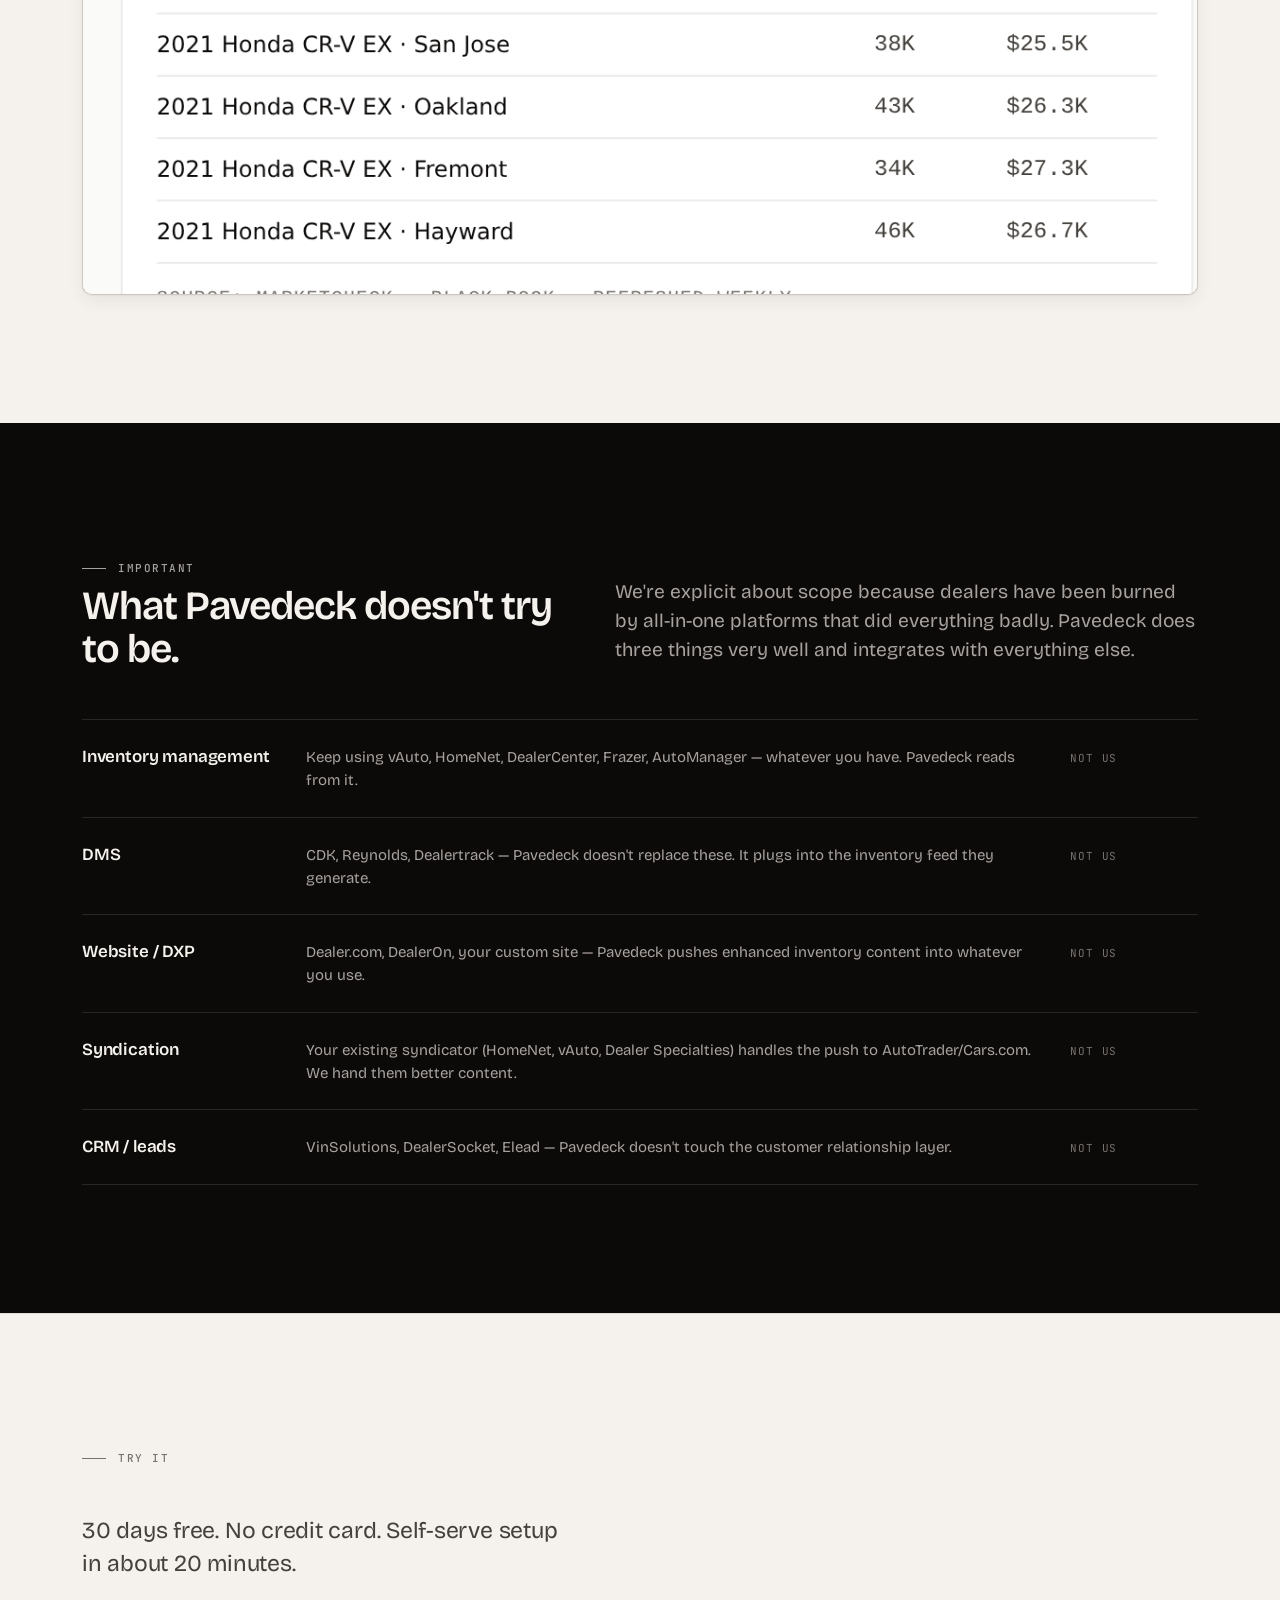
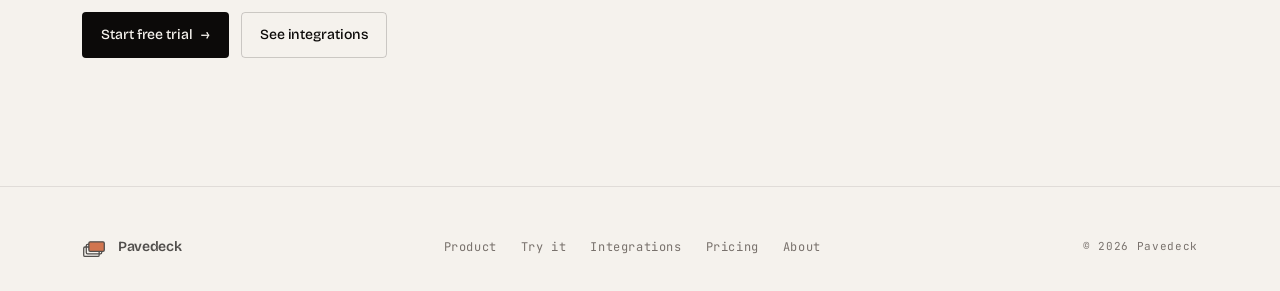
<file: pavedeck 9/product.html>
<!DOCTYPE html>
<html lang="en">
<head>
<meta charset="UTF-8">
<meta name="viewport" content="width=device-width, initial-scale=1.0">
<title>Product — Pavedeck</title>
<meta name="description" content="Three core capabilities: photo enhancement, AI-generated VDPs, and pricing intelligence. All configurable. All automated. All pushed back into your existing stack.">
<link rel="preconnect" href="https://fonts.googleapis.com">
<link rel="preconnect" href="https://fonts.gstatic.com" crossorigin>
<link rel="stylesheet" href="styles.css">
</head>
<body>

<header class="site-header">
  <div class="site-header-inner">
    <a href="index.html" class="brand">
      <svg class="mark" viewBox="0 0 28 28" aria-hidden="true">
        <rect x="2" y="14" width="18" height="11" rx="1.5" fill="none" stroke="#0C0A09" stroke-width="1.5"/>
        <rect x="5" y="11" width="18" height="11" rx="1.5" fill="none" stroke="#0C0A09" stroke-width="1.5"/>
        <rect class="top-card" x="8" y="8" width="18" height="11" rx="1.5" fill="#C2410C" stroke="#0C0A09" stroke-width="1.5"/>
      </svg>
      <span class="wordmark">Pavedeck</span>
    </a>
    <nav class="nav">
      <a href="product.html" class="nav-link active">Product</a>
      <a href="integrations.html" class="nav-link">Integrations</a>
      <a href="pricing.html" class="nav-link">Pricing</a>
      <a href="app/" class="nav-link">Try it</a>
      <a href="about.html" class="nav-link">About</a>
      <a href="app/" class="btn btn-primary">Try free <span class="arrow">→</span></a>
    </nav>
  </div>
</header>

<main>

<!-- HERO -->
<section class="hero">
  <div class="container">
    <div class="hero-eyebrow eyebrow fade-in">Product</div>
    <h1 class="fade-in delay-1">Three things, done&nbsp;right.</h1>
    <p class="lede fade-in delay-2">Pavedeck does three jobs the existing stack does badly or doesn't do at all: photo enhancement, AI-written VDPs, and pricing intelligence. Each runs automatically on every new VIN. Each pushes its output back into the systems you already use.</p>
  </div>
</section>

<!-- PRODUCT SHOT — INVENTORY DASHBOARD -->
<section class="product-shot-band">
  <div class="container">
    <div class="product-shot-frame">
      <div class="product-shot-chrome">
        <div class="chrome-dots"><span></span><span></span><span></span></div>
        <div class="chrome-url">app.pavedeck.com / inventory</div>
      </div>
      <img src="images/inventory.png" alt="Pavedeck inventory dashboard with 12 vehicles, status pills, and stat row" loading="lazy" />
    </div>
    <div class="product-shot-caption">
      <div class="eyebrow">The dashboard</div>
      <p>Every active VIN, every status, every recommended action — in one view. Filter by attention needed, click into any vehicle, push updates to your channels.</p>
    </div>
  </div>
</section>

<!-- PHOTOS -->
<section class="section">
  <div class="container">
    <div class="section-header">
      <div>
        <div class="eyebrow u-mb-4">01 — Photo enhancement</div>
        <h2>Phone shots in. Dealership-grade photos out.</h2>
      </div>
      <p class="lede">A vehicle with 8–12 quality photos performs measurably better on every channel — AutoTrader, Cars.com, CarGurus, Facebook Marketplace, your own site. Most independent dealer listings have 3–6 photos taken in mixed lighting against whatever's behind the car.</p>
    </div>

    <div class="prose u-mt-6">
      <p>Pavedeck takes the raw phone shots your team takes on the lot and runs each through a configurable enhancement pipeline. Background removal. Replacement with a consistent backdrop you choose (your indoor showroom, a clean lot, an abstract gradient — your call). Color correction. Branded watermark in the corner. Standardized framing across every vehicle.</p>
      <p>You configure the templates once during setup. Every new VIN gets the treatment automatically. Your photographer keeps doing what they do; the output gets dramatically better without changing a single workflow on your end.</p>
      <p><strong>Where this fits in your stack:</strong> Pavedeck reads photos from your IMS or DMS (or you upload directly). Enhanced photos push back to your website, AutoTrader feed, Cars.com feed, Facebook Marketplace, and any other syndication endpoint your existing syndicator handles.</p>
    </div>

    <div class="capability-shot u-mt-7">
      <div class="capability-shot-chrome">
        <div class="chrome-dots"><span></span><span></span><span></span></div>
        <div class="chrome-url">2022 Toyota Camry SE — Photos</div>
      </div>
      <img src="images/photos.png" alt="Photo enhancement panel: backdrop selector, watermark config, 8-tile grid with hero badge" loading="lazy" />
    </div>
  </div>
</section>

<!-- VDPs -->
<section class="section">
  <div class="container">
    <div class="section-header">
      <div>
        <div class="eyebrow u-mb-4">02 — AI VDP copywriting</div>
        <h2>VDPs that read like a human wrote them. At inventory speed.</h2>
      </div>
      <p class="lede">Vehicle description pages are the silent conversion lever almost no independent dealer optimizes. The default move — paste the VIN-decoded factory description and call it done — leaves real money on the table. The fix is writing 200–400 words of customer-relevant copy per vehicle, tuned to the channel, refreshed when the vehicle goes stale. Nobody has time for that. Pavedeck does it automatically.</p>
    </div>

    <div class="prose u-mt-6">
      <p>For every new VIN, Pavedeck pulls the decoded factory data, your photos, your dealer notes, and any comparable historical inventory you've sold. It generates a customer-ready VDP in under 60 seconds: feature highlights worth calling out, common buyer concerns addressed proactively, your dealership voice consistently applied, your service area named where it matters for SEO.</p>
      <p>Critically, the copy varies by channel. AutoTrader rewards detail and structured features; Facebook Marketplace rewards short scannable copy; your own website rewards depth and SEO-tuned formatting. Same source data, three different outputs, all auto-generated.</p>
      <p><strong>The AI search angle:</strong> Increasingly, used car shoppers research vehicles via ChatGPT, Perplexity, and Gemini before clicking through to dealer sites. Generic VIN-decoded copy gets ignored by these engines. Properly structured, intent-relevant VDP copy gets cited and surfaced. Pavedeck writes for both human and AI readers.</p>
    </div>

    <div class="capability-shot u-mt-7">
      <div class="capability-shot-chrome">
        <div class="chrome-dots"><span></span><span></span><span></span></div>
        <div class="chrome-url">2022 Toyota Camry SE — VDP copywriting</div>
      </div>
      <img src="images/vdp.png" alt="VDP copywriting card: voice selector (Pro/Casual/Perf), channel tabs (Your site, AutoTrader, Cars.com, FB Market), generated copy" loading="lazy" />
    </div>
  </div>
</section>

<!-- PRICING -->
<section class="section">
  <div class="container">
    <div class="section-header">
      <div>
        <div class="eyebrow u-mb-4">03 — Pricing intelligence</div>
        <h2>The vAuto signal without the vAuto bill.</h2>
      </div>
      <p class="lede">vAuto's pricing analytics are genuinely good. They're also $1,500–3,000/month and bundled with stuff you may not need. Pavedeck delivers competitive pricing intelligence using licensed market data — MarketCheck, Black Book, KBB feeds — at a fraction of the cost.</p>
    </div>

    <div class="prose u-mt-6">
      <p>Every vehicle in your inventory gets a weekly pricing read against live comps in your market: same year/make/model/trim, similar mileage and condition, within your geographic radius. Pavedeck surfaces the recommended price band, flags vehicles priced above market, and identifies vehicles sitting too long that need a strategic adjustment.</p>
      <p>You stay in control. Pavedeck doesn't auto-adjust your prices — it surfaces the recommendation and lets your used car manager make the call. Most dealers don't want full automation here, and the ones who do can configure auto-adjust rules with explicit margin floors.</p>
      <p><strong>What we do not do:</strong> we do not scrape your competitors or build pricing from gray-area data. All pricing intelligence comes from licensed sources. This matters for legal reasons and it matters because your used car manager has to defend pricing decisions to ownership — they need defensible data, not anonymous web-scraped numbers.</p>
    </div>

    <div class="capability-shot u-mt-7">
      <div class="capability-shot-chrome">
        <div class="chrome-dots"><span></span><span></span><span></span></div>
        <div class="chrome-url">2021 Honda CR-V EX — Pricing intelligence</div>
      </div>
      <img src="images/pricing.png" alt="Pricing intelligence card showing market range, days vs category, recommended action to reduce $700, and live comps from MarketCheck" loading="lazy" />
    </div>
  </div>
</section>

<!-- WHAT WE DON'T DO -->
<section class="section section-deep">
  <div class="container">
    <div class="section-header">
      <div>
        <div class="eyebrow u-mb-4">Important</div>
        <h2>What Pavedeck doesn't try to be.</h2>
      </div>
      <p class="lede">We're explicit about scope because dealers have been burned by all-in-one platforms that did everything badly. Pavedeck does three things very well and integrates with everything else.</p>
    </div>

    <ul class="surface-list u-mt-6" style="border-color: var(--line-deep);">
      <li style="border-color: var(--line-deep);">
        <div class="surface-name" style="color: var(--bg);">Inventory management</div>
        <div class="surface-desc" style="color: var(--fg-faint);">Keep using vAuto, HomeNet, DealerCenter, Frazer, AutoManager — whatever you have. Pavedeck reads from it.</div>
        <div class="surface-meta">Not us</div>
      </li>
      <li style="border-color: var(--line-deep);">
        <div class="surface-name" style="color: var(--bg);">DMS</div>
        <div class="surface-desc" style="color: var(--fg-faint);">CDK, Reynolds, Dealertrack — Pavedeck doesn't replace these. It plugs into the inventory feed they generate.</div>
        <div class="surface-meta">Not us</div>
      </li>
      <li style="border-color: var(--line-deep);">
        <div class="surface-name" style="color: var(--bg);">Website / DXP</div>
        <div class="surface-desc" style="color: var(--fg-faint);">Dealer.com, DealerOn, your custom site — Pavedeck pushes enhanced inventory content into whatever you use.</div>
        <div class="surface-meta">Not us</div>
      </li>
      <li style="border-color: var(--line-deep);">
        <div class="surface-name" style="color: var(--bg);">Syndication</div>
        <div class="surface-desc" style="color: var(--fg-faint);">Your existing syndicator (HomeNet, vAuto, Dealer Specialties) handles the push to AutoTrader/Cars.com. We hand them better content.</div>
        <div class="surface-meta">Not us</div>
      </li>
      <li style="border-color: var(--line-deep);">
        <div class="surface-name" style="color: var(--bg);">CRM / leads</div>
        <div class="surface-desc" style="color: var(--fg-faint);">VinSolutions, DealerSocket, Elead — Pavedeck doesn't touch the customer relationship layer.</div>
        <div class="surface-meta">Not us</div>
      </li>
    </ul>
  </div>
</section>

<!-- CTA -->
<section class="cta-strip">
  <div class="container">
    <div class="eyebrow u-mb-6">Try it</div>
    <p class="lede-large u-mb-6">30 days free. No credit card. Self-serve setup in about 20 minutes.</p>
    <div class="cta-strip-actions">
      <a href="pricing.html" class="btn btn-primary">Start free trial <span class="arrow">→</span></a>
      <a href="integrations.html" class="btn btn-secondary">See integrations</a>
    </div>
  </div>
</section>

</main>

<footer class="site-footer">
  <div class="container">
    <div class="footer-inner">
      <div class="brand" style="opacity: 0.7;">
        <svg class="mark" viewBox="0 0 28 28" aria-hidden="true" style="width: 24px; height: 24px;">
          <rect x="2" y="14" width="18" height="11" rx="1.5" fill="none" stroke="#0C0A09" stroke-width="1.5"/>
          <rect x="5" y="11" width="18" height="11" rx="1.5" fill="none" stroke="#0C0A09" stroke-width="1.5"/>
          <rect x="8" y="8" width="18" height="11" rx="1.5" fill="#C2410C" stroke="#0C0A09" stroke-width="1.5"/>
        </svg>
        <span class="wordmark" style="font-size: 14px;">Pavedeck</span>
      </div>
      <ul class="footer-links">
        <li><a href="product.html">Product</a></li>
        <li><a href="app/">Try it</a></li>
        <li><a href="integrations.html">Integrations</a></li>
        <li><a href="pricing.html">Pricing</a></li>
        <li><a href="about.html">About</a></li>
      </ul>
      <div style="font-family: var(--font-mono); font-size: 11px; letter-spacing: 0.06em; color: var(--fg-muted);">© 2026 Pavedeck</div>
    </div>
  </div>
</footer>

</body>
</html>
</file>
<file: pavedeck 9/styles.css>
/* ============================================================
   Pavedeck — Design System
   ============================================================ */

@import url('https://fonts.googleapis.com/css2?family=Bricolage+Grotesque:opsz,wght@10..48,400;10..48,500;10..48,600;10..48,700&family=JetBrains+Mono:wght@400;500&display=swap');

:root {
  --bg: #F5F2ED;
  --bg-alt: #ECE7DF;
  --bg-deep: #0C0A09;
  --fg: #0C0A09;
  --fg-soft: #44403C;
  --fg-muted: #78716C;
  --fg-faint: #A8A29E;
  --accent: #C2410C;
  --accent-soft: #FED7AA;
  --line: rgba(12, 10, 9, 0.09);
  --line-strong: rgba(12, 10, 9, 0.18);
  --line-deep: rgba(245, 242, 237, 0.12);

  --font-display: 'Bricolage Grotesque', system-ui, -apple-system, sans-serif;
  --font-body: 'Bricolage Grotesque', system-ui, -apple-system, sans-serif;
  --font-mono: 'JetBrains Mono', ui-monospace, 'SF Mono', monospace;

  --max-w: 1180px;
  --max-w-narrow: 760px;
  --max-w-prose: 640px;

  --s-1: 0.25rem;
  --s-2: 0.5rem;
  --s-3: 0.75rem;
  --s-4: 1rem;
  --s-5: 1.5rem;
  --s-6: 2rem;
  --s-7: 3rem;
  --s-8: 5rem;
  --s-9: 8rem;

  --radius: 4px;
  --radius-lg: 8px;
}

*, *::before, *::after { box-sizing: border-box; }
html, body, h1, h2, h3, h4, p, ul, ol, figure { margin: 0; padding: 0; }
ul, ol { list-style: none; }
img, svg { display: block; max-width: 100%; }
a { color: inherit; }
button { font: inherit; cursor: pointer; }

html { scroll-behavior: smooth; }

body {
  background: var(--bg);
  color: var(--fg);
  font-family: var(--font-body);
  font-size: 16px;
  line-height: 1.55;
  font-feature-settings: "ss01", "ss02", "cv01";
  -webkit-font-smoothing: antialiased;
  text-rendering: optimizeLegibility;
}

::selection { background: var(--accent); color: var(--bg); }

/* Layout */
.container {
  max-width: var(--max-w);
  margin: 0 auto;
  padding: 0 var(--s-6);
}
.container-narrow {
  max-width: var(--max-w-narrow);
  margin: 0 auto;
  padding: 0 var(--s-6);
}
@media (max-width: 640px) {
  .container, .container-narrow { padding: 0 var(--s-4); }
}

/* Typography */
h1, h2, h3, h4 {
  font-family: var(--font-display);
  font-weight: 600;
  letter-spacing: -0.025em;
  line-height: 1.05;
  color: var(--fg);
}
h1 {
  font-size: clamp(2.5rem, 6vw, 4.5rem);
  letter-spacing: -0.035em;
  line-height: 1.02;
}
h2 {
  font-size: clamp(1.75rem, 3.2vw, 2.5rem);
  letter-spacing: -0.025em;
  line-height: 1.08;
}
h3 {
  font-size: clamp(1.15rem, 1.6vw, 1.35rem);
  letter-spacing: -0.015em;
  line-height: 1.2;
}
h4 {
  font-size: 1rem;
  font-weight: 600;
  letter-spacing: -0.01em;
}
p { color: var(--fg-soft); }

.lede {
  font-size: clamp(1.125rem, 1.5vw, 1.3rem);
  line-height: 1.5;
  color: var(--fg-soft);
  max-width: 58ch;
  font-weight: 400;
}
.lede-large {
  font-size: clamp(1.25rem, 1.8vw, 1.5rem);
  line-height: 1.4;
  color: var(--fg-soft);
  max-width: 32ch;
  font-weight: 400;
  letter-spacing: -0.01em;
}
.prose { max-width: var(--max-w-prose); }
.prose p { margin-bottom: var(--s-4); font-size: 1.0625rem; line-height: 1.65; }
.prose p:last-child { margin-bottom: 0; }
.prose strong { color: var(--fg); font-weight: 600; }

.eyebrow {
  font-family: var(--font-mono);
  font-size: 11px;
  text-transform: uppercase;
  letter-spacing: 0.14em;
  color: var(--fg-muted);
  display: inline-flex;
  align-items: center;
  gap: var(--s-3);
  font-weight: 500;
}
.eyebrow::before {
  content: '';
  display: block;
  width: 24px;
  height: 1px;
  background: currentColor;
}

.mono-tiny {
  font-family: var(--font-mono);
  font-size: 11px;
  letter-spacing: 0.06em;
  text-transform: uppercase;
  color: var(--fg-muted);
}

/* Header */
.site-header {
  position: sticky;
  top: 0;
  z-index: 50;
  background: color-mix(in srgb, var(--bg) 88%, transparent);
  backdrop-filter: saturate(140%) blur(14px);
  -webkit-backdrop-filter: saturate(140%) blur(14px);
  border-bottom: 1px solid var(--line);
}
.site-header-inner {
  display: flex;
  align-items: center;
  justify-content: space-between;
  max-width: var(--max-w);
  margin: 0 auto;
  padding: var(--s-4) var(--s-6);
}
.brand {
  display: inline-flex;
  align-items: center;
  gap: var(--s-3);
  text-decoration: none;
  color: var(--fg);
}
.brand .mark { width: 30px; height: 30px; flex-shrink: 0; }
.brand .wordmark {
  font-family: var(--font-display);
  font-weight: 600;
  font-size: 19px;
  letter-spacing: -0.025em;
}
.nav {
  display: flex;
  align-items: center;
  gap: var(--s-6);
}
.nav-link {
  color: var(--fg-soft);
  text-decoration: none;
  font-size: 14px;
  font-weight: 500;
  transition: color 150ms;
}
.nav-link:hover { color: var(--fg); }
.nav-link.active { color: var(--fg); }
@media (max-width: 720px) {
  .nav { gap: var(--s-4); }
  .nav .nav-link { display: none; }
  .nav .btn { padding: 8px 12px; font-size: 13px; }
}

/* Buttons */
.btn {
  display: inline-flex;
  align-items: center;
  gap: var(--s-2);
  padding: 11px 18px;
  font-family: var(--font-body);
  font-size: 14px;
  font-weight: 500;
  text-decoration: none;
  border-radius: var(--radius);
  border: 1px solid transparent;
  transition: 180ms cubic-bezier(0.2, 0.8, 0.2, 1);
  letter-spacing: -0.005em;
}
.btn-primary { background: var(--fg); color: var(--bg); }
.btn-primary:hover { background: var(--accent); }
.btn-primary .arrow { transition: transform 200ms; }
.btn-primary:hover .arrow { transform: translateX(3px); }
.btn-secondary {
  background: transparent;
  color: var(--fg);
  border-color: var(--line-strong);
}
.btn-secondary:hover { border-color: var(--fg); background: var(--bg-alt); }
.btn-text {
  background: transparent;
  padding: 11px 0;
  color: var(--fg);
  position: relative;
}
.btn-text::after {
  content: '';
  position: absolute;
  bottom: 8px; left: 0; right: 0;
  height: 1px;
  background: var(--line-strong);
  transition: background 180ms;
}
.btn-text:hover::after { background: var(--accent); }

/* Sections */
.section {
  padding: var(--s-9) 0;
  border-top: 1px solid var(--line);
}
.section:first-of-type { border-top: 0; }
.section-tight { padding: var(--s-8) 0; }
.section-deep {
  background: var(--bg-deep);
  color: var(--bg);
}
.section-deep h1, .section-deep h2, .section-deep h3, .section-deep h4 { color: var(--bg); }
.section-deep p, .section-deep .lede { color: var(--fg-faint); }
.section-deep .eyebrow { color: var(--fg-faint); }
@media (max-width: 720px) { .section { padding: var(--s-8) 0; } }

.section-header {
  display: grid;
  grid-template-columns: 1fr;
  gap: var(--s-5);
  margin-bottom: var(--s-7);
}
.section-header .eyebrow { margin-bottom: var(--s-2); }
@media (min-width: 900px) {
  .section-header { grid-template-columns: 1fr 1.2fr; gap: var(--s-7); align-items: end; }
  .section-header .lede { padding-bottom: 0.4rem; }
}

/* Hero */
.hero { padding: clamp(4rem, 9vw, 7rem) 0 clamp(5rem, 11vw, 9rem); }
.hero-grid {
  display: grid;
  grid-template-columns: 1fr;
  gap: var(--s-7);
  align-items: center;
}
@media (min-width: 900px) {
  .hero-grid {
    grid-template-columns: 1.15fr 1fr;
    gap: var(--s-8);
  }
}
.hero-text { display: flex; flex-direction: column; }
.hero-eyebrow { margin-bottom: var(--s-6); }
.hero h1 {
  margin-bottom: var(--s-6);
  max-width: 18ch;
}
.hero .lede {
  margin-bottom: var(--s-7);
  max-width: 56ch;
}
.hero-actions {
  display: flex;
  gap: var(--s-3);
  align-items: center;
  flex-wrap: wrap;
}

.hero-image {
  position: relative;
  border-radius: var(--radius-lg);
  overflow: hidden;
  aspect-ratio: 4/3;
  background: var(--bg-alt);
  box-shadow: 0 1px 0 rgba(12,10,9,0.04), 0 12px 40px -12px rgba(12,10,9,0.18);
}
.hero-image img {
  width: 100%;
  height: 100%;
  object-fit: cover;
  display: block;
}
.hero-image-fallback {
  position: absolute;
  inset: 0;
  display: flex;
  align-items: center;
  justify-content: center;
  background: var(--bg-alt);
  padding: var(--s-6);
}
.hero-image-fallback-text { text-align: center; }

/* Hero visual (new naming, with overlay badge) */
.hero-visual {
  position: relative;
  border-radius: var(--radius-lg);
  overflow: hidden;
  aspect-ratio: 4/3;
  background: linear-gradient(135deg, #44403C, #292524);
  box-shadow: 0 1px 0 rgba(12,10,9,0.04), 0 18px 50px -16px rgba(12,10,9,0.25);
}
.hero-visual img {
  width: 100%;
  height: 100%;
  object-fit: cover;
  display: block;
}
.hero-overlay-badge {
  position: absolute;
  bottom: var(--s-4);
  left: var(--s-4);
  display: inline-flex;
  align-items: center;
  gap: var(--s-2);
  background: rgba(245, 242, 237, 0.95);
  backdrop-filter: blur(8px);
  padding: 8px 14px;
  border-radius: 999px;
  font-family: var(--font-mono);
  font-size: 11px;
  letter-spacing: 0.05em;
  color: var(--fg);
  font-weight: 500;
  border: 1px solid rgba(255,255,255,0.4);
}
.badge-dot {
  width: 6px;
  height: 6px;
  border-radius: 50%;
  background: var(--accent);
  box-shadow: 0 0 0 3px rgba(194, 65, 12, 0.18);
  animation: pulse 2s ease-in-out infinite;
}
@keyframes pulse {
  0%, 100% { opacity: 1; }
  50% { opacity: 0.5; }
}

/* Hero meta strip suffix sizing */
.hero-meta-num .suffix {
  font-size: 0.9rem;
  font-weight: 500;
  color: var(--fg-muted);
  letter-spacing: -0.005em;
}

/* Logo strip / partner brands */
.logo-strip {
  padding: var(--s-6) 0;
  border-top: 1px solid var(--line);
  border-bottom: 1px solid var(--line);
  background: var(--bg-alt);
}
.logo-strip-inner {
  display: grid;
  grid-template-columns: 1fr;
  gap: var(--s-4);
  align-items: center;
}
@media (min-width: 900px) {
  .logo-strip-inner {
    grid-template-columns: auto 1fr;
    gap: var(--s-7);
  }
}
.strip-label {
  font-family: var(--font-mono);
  font-size: 11px;
  letter-spacing: 0.1em;
  text-transform: uppercase;
  color: var(--fg-muted);
}
.strip-marks {
  display: flex;
  flex-wrap: wrap;
  gap: var(--s-5);
  align-items: center;
}
.strip-mark {
  font-family: var(--font-display);
  font-weight: 600;
  letter-spacing: -0.015em;
  font-size: 1rem;
  color: var(--fg-soft);
  opacity: 0.7;
  transition: opacity 200ms;
}
.strip-mark:hover { opacity: 1; }

/* Cell headline (used in problem grid) */
.cell-headline {
  font-family: var(--font-display);
  font-size: 1.1rem;
  line-height: 1.4;
  color: var(--bg);
  letter-spacing: -0.015em;
  max-width: 28ch;
}

/* Visual interrupt — dashboard preview section */
.visual-interrupt {
  padding: var(--s-9) 0;
  background: var(--bg-alt);
  border-top: 1px solid var(--line);
  border-bottom: 1px solid var(--line);
}
.interrupt-grid {
  display: grid;
  gap: var(--s-7);
  grid-template-columns: 1fr;
  align-items: center;
}
@media (min-width: 900px) {
  .interrupt-grid {
    grid-template-columns: 1fr 1.3fr;
    gap: var(--s-8);
  }
}
.interrupt-text { max-width: 44ch; }

/* Dashboard frame mockup */
.dashboard-frame {
  background: var(--bg);
  border-radius: var(--radius-lg);
  overflow: hidden;
  box-shadow: 0 1px 0 rgba(12,10,9,0.04), 0 24px 60px -20px rgba(12,10,9,0.25);
  border: 1px solid var(--line);
}
.dashboard-chrome {
  display: flex;
  align-items: center;
  gap: var(--s-4);
  padding: 10px 14px;
  background: var(--bg-alt);
  border-bottom: 1px solid var(--line);
}
.chrome-dots { display: flex; gap: 6px; }
.chrome-dots span {
  width: 10px;
  height: 10px;
  border-radius: 50%;
  background: var(--fg-faint);
  opacity: 0.5;
}
.chrome-url {
  font-family: var(--font-mono);
  font-size: 11px;
  color: var(--fg-muted);
  letter-spacing: 0.02em;
  background: var(--bg);
  padding: 4px 10px;
  border-radius: 4px;
  flex: 1;
  border: 1px solid var(--line);
}
.dashboard-body {
  display: grid;
  grid-template-columns: 140px 1fr;
  min-height: 380px;
}
@media (max-width: 600px) {
  .dashboard-body { grid-template-columns: 110px 1fr; min-height: 320px; }
}
.dash-sidebar {
  background: var(--bg-alt);
  padding: var(--s-4);
  border-right: 1px solid var(--line);
  display: flex;
  flex-direction: column;
  gap: 4px;
}
.dash-nav-item {
  font-family: var(--font-display);
  font-weight: 500;
  font-size: 13px;
  padding: 8px 12px;
  border-radius: 4px;
  color: var(--fg-soft);
  letter-spacing: -0.005em;
}
.dash-nav-item.active {
  background: var(--fg);
  color: var(--bg);
  font-weight: 600;
}
.dash-content { padding: var(--s-5); }
.dash-stat-row {
  display: grid;
  grid-template-columns: repeat(3, 1fr);
  gap: var(--s-4);
  margin-bottom: var(--s-5);
  padding-bottom: var(--s-4);
  border-bottom: 1px solid var(--line);
}
.dash-stat-num {
  font-family: var(--font-display);
  font-weight: 600;
  font-size: 1.6rem;
  letter-spacing: -0.025em;
  line-height: 1;
  color: var(--fg);
  margin-bottom: 4px;
}
.dash-stat-label {
  font-family: var(--font-mono);
  font-size: 10px;
  letter-spacing: 0.08em;
  text-transform: uppercase;
  color: var(--fg-muted);
}
.dash-table { display: flex; flex-direction: column; }
.dash-row {
  display: grid;
  grid-template-columns: 1fr 60px 130px;
  gap: var(--s-3);
  padding: 10px 0;
  border-bottom: 1px solid var(--line);
  font-size: 13px;
  align-items: center;
}
@media (max-width: 600px) {
  .dash-row { grid-template-columns: 1fr 40px 100px; font-size: 11px; }
}
.dash-row-head {
  font-family: var(--font-mono);
  font-size: 10px;
  letter-spacing: 0.08em;
  text-transform: uppercase;
  color: var(--fg-muted);
  padding-bottom: 6px;
}
.dash-row span:first-child {
  font-family: var(--font-display);
  font-weight: 500;
  letter-spacing: -0.005em;
}
.dash-row span:nth-child(2) {
  font-family: var(--font-mono);
  color: var(--fg-soft);
}
.status-good {
  font-family: var(--font-mono);
  font-size: 11px;
  letter-spacing: 0.04em;
  color: #166534;
  background: rgba(22, 101, 52, 0.08);
  padding: 3px 8px;
  border-radius: 3px;
  text-align: center;
}
.status-warn {
  font-family: var(--font-mono);
  font-size: 11px;
  letter-spacing: 0.04em;
  color: var(--accent);
  background: rgba(194, 65, 12, 0.1);
  padding: 3px 8px;
  border-radius: 3px;
  text-align: center;
}

/* Footer meta */
.footer-meta {
  font-family: var(--font-mono);
  font-size: 11px;
  letter-spacing: 0.06em;
  color: var(--fg-muted);
}

/* Utility additions */
.u-mb-3 { margin-bottom: var(--s-3); }
.u-mb-5 { margin-bottom: var(--s-6); }
.u-mt-5 { margin-top: var(--s-6); }

/* Grid */
.grid { display: grid; gap: var(--s-5); }
.grid-2 { grid-template-columns: 1fr; }
.grid-3 { grid-template-columns: 1fr; }
@media (min-width: 720px) {
  .grid-2 { grid-template-columns: 1fr 1fr; }
  .grid-3 { grid-template-columns: 1fr 1fr 1fr; }
}

.card {
  background: var(--bg);
  padding: var(--s-6);
  border: 1px solid var(--line);
  border-radius: var(--radius);
  transition: border-color 180ms;
}
.card:hover { border-color: var(--line-strong); }
.card .label {
  font-family: var(--font-mono);
  font-size: 11px;
  letter-spacing: 0.1em;
  text-transform: uppercase;
  color: var(--fg-muted);
  margin-bottom: var(--s-4);
}
.card h3 { margin-bottom: var(--s-3); }
.card p { font-size: 0.9375rem; line-height: 1.55; }

.grid-bordered {
  display: grid;
  gap: 1px;
  background: var(--line);
  border: 1px solid var(--line);
  border-radius: var(--radius);
  overflow: hidden;
  grid-template-columns: 1fr;
}
@media (min-width: 720px) {
  .grid-bordered.cols-2 { grid-template-columns: 1fr 1fr; }
  .grid-bordered.cols-3 { grid-template-columns: 1fr 1fr 1fr; }
}
.grid-bordered > .cell {
  background: var(--bg);
  padding: var(--s-6);
}
.section-deep .grid-bordered { background: var(--line-deep); border-color: var(--line-deep); }
.section-deep .grid-bordered > .cell { background: var(--bg-deep); }

/* Numbered */
.numbered { counter-reset: step; }
.numbered li {
  display: grid;
  grid-template-columns: 3rem 1fr;
  gap: var(--s-5);
  padding: var(--s-5) 0;
  border-top: 1px solid var(--line);
  align-items: baseline;
}
.numbered li:last-child { border-bottom: 1px solid var(--line); }
.numbered li::before {
  counter-increment: step;
  content: counter(step, decimal-leading-zero);
  font-family: var(--font-mono);
  font-size: 12px;
  color: var(--fg-muted);
  letter-spacing: 0.05em;
}
.numbered li h4 { margin-bottom: var(--s-2); }
.numbered li p { font-size: 0.9375rem; line-height: 1.6; max-width: 60ch; }

/* Surface list */
.surface-list { border-top: 1px solid var(--line); }
.surface-list li {
  display: grid;
  grid-template-columns: 1fr;
  gap: var(--s-3);
  padding: var(--s-5) 0;
  border-bottom: 1px solid var(--line);
}
@media (min-width: 720px) {
  .surface-list li {
    grid-template-columns: 12rem 1fr 8rem;
    gap: var(--s-6);
    align-items: baseline;
  }
}
.surface-list .surface-name {
  font-family: var(--font-display);
  font-weight: 600;
  font-size: 1.0625rem;
  letter-spacing: -0.01em;
}
.surface-list .surface-desc {
  font-size: 0.9375rem;
  color: var(--fg-soft);
  line-height: 1.55;
}
.surface-list .surface-meta {
  font-family: var(--font-mono);
  font-size: 11px;
  letter-spacing: 0.08em;
  text-transform: uppercase;
  color: var(--fg-muted);
}

/* Stats */
.stat-row {
  display: grid;
  grid-template-columns: 1fr;
  gap: var(--s-6);
}
@media (min-width: 720px) {
  .stat-row { grid-template-columns: repeat(3, 1fr); gap: 0; }
}
.stat {
  padding: var(--s-5) 0;
  border-top: 1px solid var(--line);
}
@media (min-width: 720px) {
  .stat { padding: var(--s-5) var(--s-6) var(--s-5) 0; border-top: 0; border-left: 1px solid var(--line); padding-left: var(--s-6); }
  .stat:first-child { border-left: 0; padding-left: 0; }
}
.stat .num {
  font-family: var(--font-display);
  font-size: clamp(2.5rem, 4vw, 3.25rem);
  font-weight: 600;
  letter-spacing: -0.04em;
  line-height: 1;
  margin-bottom: var(--s-3);
}
.stat .num .accent { color: var(--accent); }
.stat .desc {
  font-size: 0.9375rem;
  color: var(--fg-soft);
  max-width: 28ch;
}

/* Pricing */
.pricing-grid {
  display: grid;
  gap: var(--s-4);
  grid-template-columns: 1fr;
}
@media (min-width: 900px) {
  .pricing-grid { grid-template-columns: repeat(3, 1fr); }
}
.tier {
  background: var(--bg);
  padding: var(--s-7) var(--s-6);
  border: 1px solid var(--line);
  border-radius: var(--radius);
  display: flex;
  flex-direction: column;
}
.tier .label {
  font-family: var(--font-mono);
  font-size: 11px;
  letter-spacing: 0.12em;
  text-transform: uppercase;
  color: var(--fg-muted);
  margin-bottom: var(--s-4);
}
.tier .price {
  font-family: var(--font-display);
  font-size: 3rem;
  font-weight: 600;
  letter-spacing: -0.04em;
  line-height: 1;
  margin-bottom: var(--s-2);
}
.tier .price .currency { font-size: 1.5rem; vertical-align: top; margin-right: 2px; }
.tier .price-meta {
  font-size: 0.875rem;
  color: var(--fg-muted);
  margin-bottom: var(--s-6);
}
.tier h3 { margin-bottom: var(--s-3); }
.tier .desc {
  font-size: 0.9375rem;
  color: var(--fg-soft);
  margin-bottom: var(--s-6);
  line-height: 1.55;
}
.tier ul { margin-bottom: var(--s-6); flex: 1; }
.tier ul li {
  font-size: 0.9375rem;
  padding: var(--s-3) 0;
  border-top: 1px solid var(--line);
  color: var(--fg-soft);
  display: flex;
  gap: var(--s-3);
  align-items: baseline;
}
.tier ul li::before {
  content: '';
  width: 6px;
  height: 6px;
  background: var(--accent);
  border-radius: 50%;
  flex-shrink: 0;
  margin-top: 0.5rem;
}
.tier-featured { border-color: var(--fg); position: relative; }
.tier-featured::before {
  content: 'Most dealers start here';
  position: absolute;
  top: -10px; left: var(--s-6);
  background: var(--fg); color: var(--bg);
  font-family: var(--font-mono);
  font-size: 10px;
  text-transform: uppercase;
  letter-spacing: 0.1em;
  padding: 4px 10px;
  border-radius: 2px;
}

/* CTA strip */
.cta-strip { padding: var(--s-9) 0; border-top: 1px solid var(--line); }
.cta-strip .lede-large { margin-bottom: var(--s-6); }
.cta-strip-actions { display: flex; gap: var(--s-3); flex-wrap: wrap; }

/* Footer */
.site-footer {
  border-top: 1px solid var(--line);
  padding: var(--s-7) 0 var(--s-6);
  font-size: 13px;
  color: var(--fg-muted);
}
.footer-inner { display: flex; flex-direction: column; gap: var(--s-5); }
@media (min-width: 720px) {
  .footer-inner { flex-direction: row; justify-content: space-between; align-items: center; }
}
.footer-links { display: flex; flex-wrap: wrap; gap: var(--s-5); }
.footer-links a {
  text-decoration: none;
  color: var(--fg-muted);
  transition: color 150ms;
  font-family: var(--font-mono);
  font-size: 12px;
  letter-spacing: 0.05em;
}
.footer-links a:hover { color: var(--fg); }

/* Logo - stacked deck mark */
.brand .mark .top-card {
  transform-origin: center;
  animation: nudge 4s cubic-bezier(0.4, 0, 0.6, 1) infinite;
}
@keyframes nudge {
  0%, 100% { transform: translateY(0); }
  50% { transform: translateY(-1px); }
}

/* Animations */
@keyframes fadeUp {
  from { opacity: 0; transform: translateY(10px); }
  to { opacity: 1; transform: translateY(0); }
}
.fade-in { animation: fadeUp 700ms cubic-bezier(0.2, 0.8, 0.2, 1) both; }
.delay-1 { animation-delay: 60ms; }
.delay-2 { animation-delay: 140ms; }
.delay-3 { animation-delay: 220ms; }
.delay-4 { animation-delay: 300ms; }

@media (prefers-reduced-motion: reduce) {
  *, *::before, *::after { animation: none !important; transition: none !important; }
  html { scroll-behavior: auto; }
}

/* Product mockups */
.mockup-strip {
  display: grid;
  gap: var(--s-5);
  grid-template-columns: 1fr;
}
@media (min-width: 900px) {
  .mockup-strip { grid-template-columns: 1.1fr 1fr 1fr; }
}

.mockup {
  background: var(--bg);
  border: 1px solid var(--line);
  border-radius: var(--radius-lg);
  overflow: hidden;
  display: flex;
  flex-direction: column;
}
.mockup-chrome {
  display: flex;
  align-items: center;
  gap: 6px;
  padding: 10px 14px;
  border-bottom: 1px solid var(--line);
  background: var(--bg-alt);
}
.mockup-chrome span {
  width: 8px;
  height: 8px;
  border-radius: 50%;
  background: var(--fg-faint);
  opacity: 0.5;
}
.mockup-label {
  font-family: var(--font-mono);
  font-size: 10px;
  letter-spacing: 0.1em;
  text-transform: uppercase;
  color: var(--fg-muted);
  margin-left: auto;
}
.mockup-body {
  padding: var(--s-5);
  flex: 1;
  display: flex;
  flex-direction: column;
}
.mockup-caption {
  padding: var(--s-4) var(--s-5) var(--s-5);
  border-top: 1px dashed var(--line);
  background: var(--bg-alt);
}
.mockup-caption-title {
  font-family: var(--font-display);
  font-weight: 600;
  font-size: 0.9375rem;
  letter-spacing: -0.01em;
  margin-bottom: 4px;
}
.mockup-caption-desc {
  font-size: 13px;
  color: var(--fg-soft);
  line-height: 1.5;
}

/* Photo mockup specific */
.photo-compare {
  display: grid;
  grid-template-columns: 1fr 1fr;
  gap: 8px;
  margin-bottom: var(--s-4);
}
.photo-cell {
  aspect-ratio: 4/3;
  border-radius: 4px;
  position: relative;
  overflow: hidden;
  background: var(--bg-alt);
}
.photo-cell-label {
  position: absolute;
  top: 6px; left: 6px;
  font-family: var(--font-mono);
  font-size: 9px;
  letter-spacing: 0.1em;
  text-transform: uppercase;
  background: rgba(12,10,9,0.85);
  color: var(--bg);
  padding: 3px 6px;
  border-radius: 2px;
  z-index: 2;
}
.photo-img {
  width: 100%;
  height: 100%;
  object-fit: cover;
  display: block;
}
.photo-before .photo-img {
  filter: brightness(0.78) contrast(0.92) saturate(0.7);
}
.photo-after .watermark {
  position: absolute;
  bottom: 6px; right: 6px;
  width: 22px; height: 22px;
  background: var(--accent);
  color: var(--bg);
  font-family: var(--font-mono);
  font-size: 10px;
  font-weight: 600;
  letter-spacing: 0.05em;
  display: flex;
  align-items: center;
  justify-content: center;
  border-radius: 3px;
  z-index: 2;
}

.photo-meta {
  display: flex;
  justify-content: space-between;
  align-items: center;
  padding-top: var(--s-3);
  border-top: 1px solid var(--line);
  font-family: var(--font-mono);
  font-size: 11px;
  color: var(--fg-muted);
  letter-spacing: 0.04em;
}
.photo-meta strong { color: var(--fg); font-weight: 500; }

/* VDP mockup */
.vdp-stream {
  font-family: var(--font-mono);
  font-size: 11.5px;
  line-height: 1.6;
  color: var(--fg-soft);
  background: var(--bg-alt);
  padding: var(--s-4);
  border-radius: 4px;
  margin-bottom: var(--s-4);
  border-left: 2px solid var(--accent);
  position: relative;
  min-height: 160px;
}
.vdp-cursor {
  display: inline-block;
  width: 6px;
  height: 12px;
  background: var(--accent);
  vertical-align: text-bottom;
  margin-left: 1px;
  animation: blink 1.1s infinite;
}
@keyframes blink {
  0%, 50% { opacity: 1; }
  51%, 100% { opacity: 0; }
}
.vdp-vin-tag {
  display: inline-block;
  background: var(--fg);
  color: var(--bg);
  font-family: var(--font-mono);
  font-size: 10px;
  padding: 2px 6px;
  border-radius: 2px;
  letter-spacing: 0.05em;
  margin-bottom: var(--s-3);
}
.vdp-channels {
  display: flex;
  gap: 6px;
  flex-wrap: wrap;
  padding-top: var(--s-3);
  border-top: 1px solid var(--line);
}
.vdp-channel-pill {
  font-family: var(--font-mono);
  font-size: 10px;
  letter-spacing: 0.05em;
  padding: 4px 8px;
  border: 1px solid var(--line-strong);
  border-radius: 12px;
  color: var(--fg-soft);
  text-transform: uppercase;
}
.vdp-channel-pill.active {
  background: var(--fg);
  color: var(--bg);
  border-color: var(--fg);
}

/* Pricing mockup */
.pricing-vehicle {
  display: flex;
  justify-content: space-between;
  align-items: baseline;
  padding-bottom: var(--s-3);
  border-bottom: 1px solid var(--line);
  margin-bottom: var(--s-4);
}
.pricing-vehicle-name {
  font-family: var(--font-display);
  font-weight: 600;
  font-size: 14px;
  letter-spacing: -0.01em;
}
.pricing-vehicle-vin {
  font-family: var(--font-mono);
  font-size: 10px;
  color: var(--fg-muted);
  letter-spacing: 0.05em;
}
.pricing-bar-row {
  display: flex;
  flex-direction: column;
  gap: 6px;
  margin-bottom: var(--s-4);
}
.pricing-bar-label {
  display: flex;
  justify-content: space-between;
  font-family: var(--font-mono);
  font-size: 10px;
  letter-spacing: 0.05em;
  color: var(--fg-muted);
  text-transform: uppercase;
}
.pricing-bar {
  height: 6px;
  background: var(--bg-alt);
  border-radius: 3px;
  position: relative;
  overflow: visible;
}
.pricing-bar-fill {
  height: 100%;
  background: var(--fg);
  border-radius: 3px;
}
.pricing-marker {
  position: absolute;
  top: -4px;
  width: 2px;
  height: 14px;
  background: var(--accent);
}
.pricing-marker::after {
  content: '';
  position: absolute;
  top: -4px;
  left: -3px;
  width: 8px;
  height: 8px;
  background: var(--accent);
  border-radius: 50%;
}
.pricing-recommendation {
  background: var(--bg-alt);
  padding: var(--s-3) var(--s-4);
  border-radius: 4px;
  border-left: 2px solid var(--accent);
  margin-top: auto;
}
.pricing-rec-label {
  font-family: var(--font-mono);
  font-size: 10px;
  letter-spacing: 0.08em;
  text-transform: uppercase;
  color: var(--fg-muted);
  margin-bottom: 2px;
}
.pricing-rec-action {
  font-family: var(--font-display);
  font-weight: 600;
  font-size: 14px;
  letter-spacing: -0.005em;
  color: var(--fg);
}
.pricing-rec-action .accent { color: var(--accent); }

/* Money figure */
.money-figure {
  display: inline-block;
  font-family: var(--font-display);
  font-weight: 600;
  letter-spacing: -0.04em;
  background: linear-gradient(180deg, var(--accent) 0%, var(--accent) 100%);
  -webkit-background-clip: text;
  background-clip: text;
  -webkit-text-fill-color: transparent;
}

/* Hero metric strip */
.hero-meta-strip {
  display: flex;
  flex-wrap: wrap;
  gap: var(--s-6);
  padding-top: var(--s-6);
  margin-top: var(--s-7);
  border-top: 1px solid var(--line);
}
.hero-meta {
  display: flex;
  flex-direction: column;
  gap: 4px;
}
.hero-meta-num {
  font-family: var(--font-display);
  font-weight: 600;
  font-size: 1.75rem;
  letter-spacing: -0.025em;
  line-height: 1;
  color: var(--fg);
}
.hero-meta-label {
  font-family: var(--font-mono);
  font-size: 10px;
  letter-spacing: 0.08em;
  text-transform: uppercase;
  color: var(--fg-muted);
}

/* Utilities */
.u-mt-4 { margin-top: var(--s-5); }
.u-mt-6 { margin-top: var(--s-7); }
.u-mb-4 { margin-bottom: var(--s-5); }
.u-mb-6 { margin-bottom: var(--s-7); }
.u-mb-8 { margin-bottom: var(--s-8); }
.u-text-accent { color: var(--accent); }

.annotation {
  font-family: var(--font-mono);
  font-size: 11px;
  letter-spacing: 0.05em;
  color: var(--fg-muted);
  display: inline-flex;
  align-items: center;
  gap: var(--s-2);
}
.annotation::before {
  content: '';
  width: 6px;
  height: 6px;
  border: 1px solid var(--fg-muted);
  transform: rotate(45deg);
  display: inline-block;
}

/* ============================================================
   v2 — Trust signals & integration upgrades
   ============================================================ */

/* Founder credibility band */
.cred-bar {
  border-top: 1px solid var(--line);
  border-bottom: 1px solid var(--line);
  background: var(--bg-alt);
  padding: var(--s-5) 0;
}
.cred-bar-inner {
  display: grid;
  grid-template-columns: 1fr;
  gap: var(--s-5);
  align-items: center;
}
@media (min-width: 900px) {
  .cred-bar-inner {
    grid-template-columns: auto 1fr;
    gap: var(--s-7);
  }
}
.cred-label {
  display: inline-flex;
  align-items: center;
  gap: var(--s-2);
  font-family: var(--font-mono);
  font-size: 11px;
  letter-spacing: 0.1em;
  text-transform: uppercase;
  color: var(--accent);
  white-space: nowrap;
}
.cred-label svg { color: var(--accent); }
.cred-chips {
  display: flex;
  flex-wrap: wrap;
  gap: var(--s-6);
  align-items: baseline;
}
.cred-chip {
  display: flex;
  flex-direction: column;
  gap: 2px;
}
.cred-chip-num {
  font-family: var(--font-display);
  font-size: 1.5rem;
  font-weight: 600;
  letter-spacing: -0.025em;
  color: var(--fg);
  line-height: 1;
}
.cred-chip-num .suffix {
  font-size: 0.75rem;
  font-weight: 500;
  color: var(--fg-muted);
  margin-left: 2px;
  letter-spacing: 0;
}
.cred-chip-label {
  font-size: 0.8125rem;
  color: var(--fg-soft);
  letter-spacing: -0.005em;
}

/* Integration band — upgraded card grid */
.integrations-band {
  padding: var(--s-8) 0;
  border-top: 1px solid var(--line);
  background: var(--bg);
}
.integrations-head {
  max-width: 640px;
  margin-bottom: var(--s-7);
}
.integrations-title {
  font-family: var(--font-display);
  font-size: clamp(1.5rem, 2.4vw, 1.875rem);
  font-weight: 600;
  letter-spacing: -0.02em;
  line-height: 1.15;
  margin-top: var(--s-3);
  margin-bottom: var(--s-3);
}
.integrations-sub {
  color: var(--fg-soft);
  font-size: 1rem;
  line-height: 1.55;
  max-width: 560px;
}
.integration-grid {
  display: grid;
  grid-template-columns: repeat(2, 1fr);
  gap: var(--s-3);
}
@media (min-width: 640px) {
  .integration-grid { grid-template-columns: repeat(3, 1fr); }
}
@media (min-width: 900px) {
  .integration-grid { grid-template-columns: repeat(4, 1fr); }
}
.integration-card {
  display: flex;
  align-items: center;
  gap: var(--s-3);
  padding: var(--s-4);
  border: 1px solid var(--line);
  border-radius: var(--radius-lg);
  background: var(--bg);
  transition: border-color 180ms, transform 180ms;
}
.integration-card:hover {
  border-color: var(--line-strong);
  transform: translateY(-1px);
}
.integration-monogram {
  flex: 0 0 auto;
  width: 38px;
  height: 38px;
  border-radius: 6px;
  background: var(--m-bg, #0C0A09);
  color: #fff;
  font-family: var(--font-display);
  font-weight: 600;
  font-size: 13px;
  letter-spacing: -0.02em;
  display: flex;
  align-items: center;
  justify-content: center;
  text-transform: none;
}
.integration-meta {
  display: flex;
  flex-direction: column;
  gap: 1px;
  min-width: 0;
}
.integration-name {
  font-family: var(--font-display);
  font-weight: 600;
  font-size: 0.9375rem;
  letter-spacing: -0.015em;
  color: var(--fg);
  line-height: 1.2;
}
.integration-tag {
  font-family: var(--font-mono);
  font-size: 10px;
  letter-spacing: 0.08em;
  text-transform: uppercase;
  color: var(--fg-muted);
}
.integration-card-more {
  border-style: dashed;
}
.integration-card-more .integration-monogram {
  font-size: 18px;
  font-weight: 400;
}

/* By-the-numbers band */
.numbers-band {
  padding: var(--s-9) 0;
  border-top: 1px solid var(--line);
  background: var(--bg-alt);
}
.numbers-head {
  margin-bottom: var(--s-7);
  max-width: 640px;
}
.numbers-grid {
  display: grid;
  grid-template-columns: 1fr;
  gap: var(--s-5);
}
@media (min-width: 640px) {
  .numbers-grid { grid-template-columns: repeat(2, 1fr); gap: var(--s-6); }
}
@media (min-width: 1000px) {
  .numbers-grid { grid-template-columns: repeat(4, 1fr); }
}
.number-cell {
  padding: var(--s-5) 0;
  border-top: 1px solid var(--line-strong);
}
.number-value {
  font-family: var(--font-display);
  font-size: clamp(2.25rem, 4vw, 3rem);
  font-weight: 600;
  letter-spacing: -0.04em;
  line-height: 1;
  color: var(--fg);
  display: inline-flex;
  align-items: baseline;
  gap: 4px;
}
.number-suffix {
  font-family: var(--font-mono);
  font-size: 0.75rem;
  font-weight: 500;
  letter-spacing: 0.04em;
  text-transform: uppercase;
  color: var(--accent);
  margin-left: 6px;
  align-self: center;
}
.number-label {
  margin-top: var(--s-3);
  font-family: var(--font-display);
  font-weight: 600;
  font-size: 0.9375rem;
  letter-spacing: -0.01em;
  color: var(--fg);
}
.number-note {
  margin-top: var(--s-2);
  font-size: 0.875rem;
  line-height: 1.5;
  color: var(--fg-soft);
}

/* Licensed-data sources strip */
.data-strip {
  padding: var(--s-5) 0;
  border-top: 1px solid var(--line);
  border-bottom: 1px solid var(--line);
  background: var(--bg);
}
.data-strip-inner {
  display: grid;
  grid-template-columns: 1fr;
  gap: var(--s-4);
  align-items: center;
}
@media (min-width: 800px) {
  .data-strip-inner {
    grid-template-columns: auto 1fr;
    gap: var(--s-7);
  }
}
.data-strip-label {
  display: inline-flex;
  align-items: center;
  gap: var(--s-2);
  font-family: var(--font-mono);
  font-size: 11px;
  letter-spacing: 0.08em;
  text-transform: uppercase;
  color: var(--fg-muted);
}
.data-strip-label svg { color: var(--accent); }
.data-strip-marks {
  display: flex;
  flex-wrap: wrap;
  gap: var(--s-5);
  align-items: center;
}
.data-mark {
  display: inline-flex;
  align-items: center;
  gap: var(--s-2);
  font-family: var(--font-display);
  font-weight: 600;
  font-size: 0.9375rem;
  letter-spacing: -0.015em;
  color: var(--fg-soft);
}
.data-mark-dot {
  width: 8px;
  height: 8px;
  border-radius: 50%;
  display: inline-block;
}

/* Hero photo caption (added with v2) */
.hero-visual { position: relative; }
.hero-photo-caption {
  position: absolute;
  bottom: 16px;
  left: 16px;
  display: inline-flex;
  align-items: baseline;
  gap: 8px;
  padding: 8px 12px;
  background: rgba(12, 10, 9, 0.78);
  backdrop-filter: blur(6px);
  border-radius: 6px;
  color: var(--bg);
}
.hero-caption-num {
  font-family: var(--font-display);
  font-weight: 600;
  font-size: 1.125rem;
  letter-spacing: -0.02em;
  color: var(--accent-soft);
}
.hero-caption-text {
  font-family: var(--font-mono);
  font-size: 11px;
  letter-spacing: 0.05em;
  text-transform: uppercase;
  color: rgba(245, 242, 237, 0.7);
}


/* ============================================================
   v3 — Product page screenshots
   ============================================================ */

/* Inventory dashboard hero shot — full-width band */
.product-shot-band {
  padding: 0 0 var(--s-9);
  background: var(--bg);
}
.product-shot-frame {
  border: 1px solid var(--line-strong);
  border-radius: 12px;
  overflow: hidden;
  background: var(--bg);
  box-shadow:
    0 1px 2px rgba(12, 10, 9, 0.04),
    0 8px 24px rgba(12, 10, 9, 0.08),
    0 24px 48px rgba(12, 10, 9, 0.06);
}
.product-shot-chrome {
  display: flex;
  align-items: center;
  gap: var(--s-3);
  padding: 10px 14px;
  background: var(--bg-alt);
  border-bottom: 1px solid var(--line);
}
.product-shot-chrome .chrome-dots {
  display: flex;
  gap: 6px;
}
.product-shot-chrome .chrome-dots span {
  width: 10px;
  height: 10px;
  border-radius: 50%;
  background: var(--fg-faint);
}
.product-shot-chrome .chrome-dots span:nth-child(1) { background: #FF5F57; }
.product-shot-chrome .chrome-dots span:nth-child(2) { background: #FEBC2E; }
.product-shot-chrome .chrome-dots span:nth-child(3) { background: #28C840; }
.product-shot-chrome .chrome-url {
  font-family: var(--font-mono);
  font-size: 11px;
  letter-spacing: 0.04em;
  color: var(--fg-muted);
  margin-left: var(--s-3);
}
.product-shot-frame img {
  display: block;
  width: 100%;
  height: auto;
}
.product-shot-caption {
  margin-top: var(--s-5);
  display: grid;
  grid-template-columns: 1fr;
  gap: var(--s-3);
  max-width: 640px;
}
.product-shot-caption p {
  color: var(--fg-soft);
  font-size: 0.9375rem;
  line-height: 1.6;
}

/* Capability shots — embedded inside each section after prose */
.capability-shot {
  border: 1px solid var(--line-strong);
  border-radius: 10px;
  overflow: hidden;
  background: var(--bg);
  box-shadow:
    0 1px 2px rgba(12, 10, 9, 0.04),
    0 6px 18px rgba(12, 10, 9, 0.06);
  max-width: 100%;
}
.capability-shot-chrome {
  display: flex;
  align-items: center;
  gap: var(--s-3);
  padding: 9px 13px;
  background: var(--bg-alt);
  border-bottom: 1px solid var(--line);
}
.capability-shot-chrome .chrome-dots {
  display: flex;
  gap: 5px;
}
.capability-shot-chrome .chrome-dots span {
  width: 9px;
  height: 9px;
  border-radius: 50%;
}
.capability-shot-chrome .chrome-dots span:nth-child(1) { background: #FF5F57; }
.capability-shot-chrome .chrome-dots span:nth-child(2) { background: #FEBC2E; }
.capability-shot-chrome .chrome-dots span:nth-child(3) { background: #28C840; }
.capability-shot-chrome .chrome-url {
  font-family: var(--font-mono);
  font-size: 11px;
  letter-spacing: 0.04em;
  color: var(--fg-muted);
  margin-left: var(--s-2);
}
.capability-shot img {
  display: block;
  width: 100%;
  height: auto;
}
</file>
